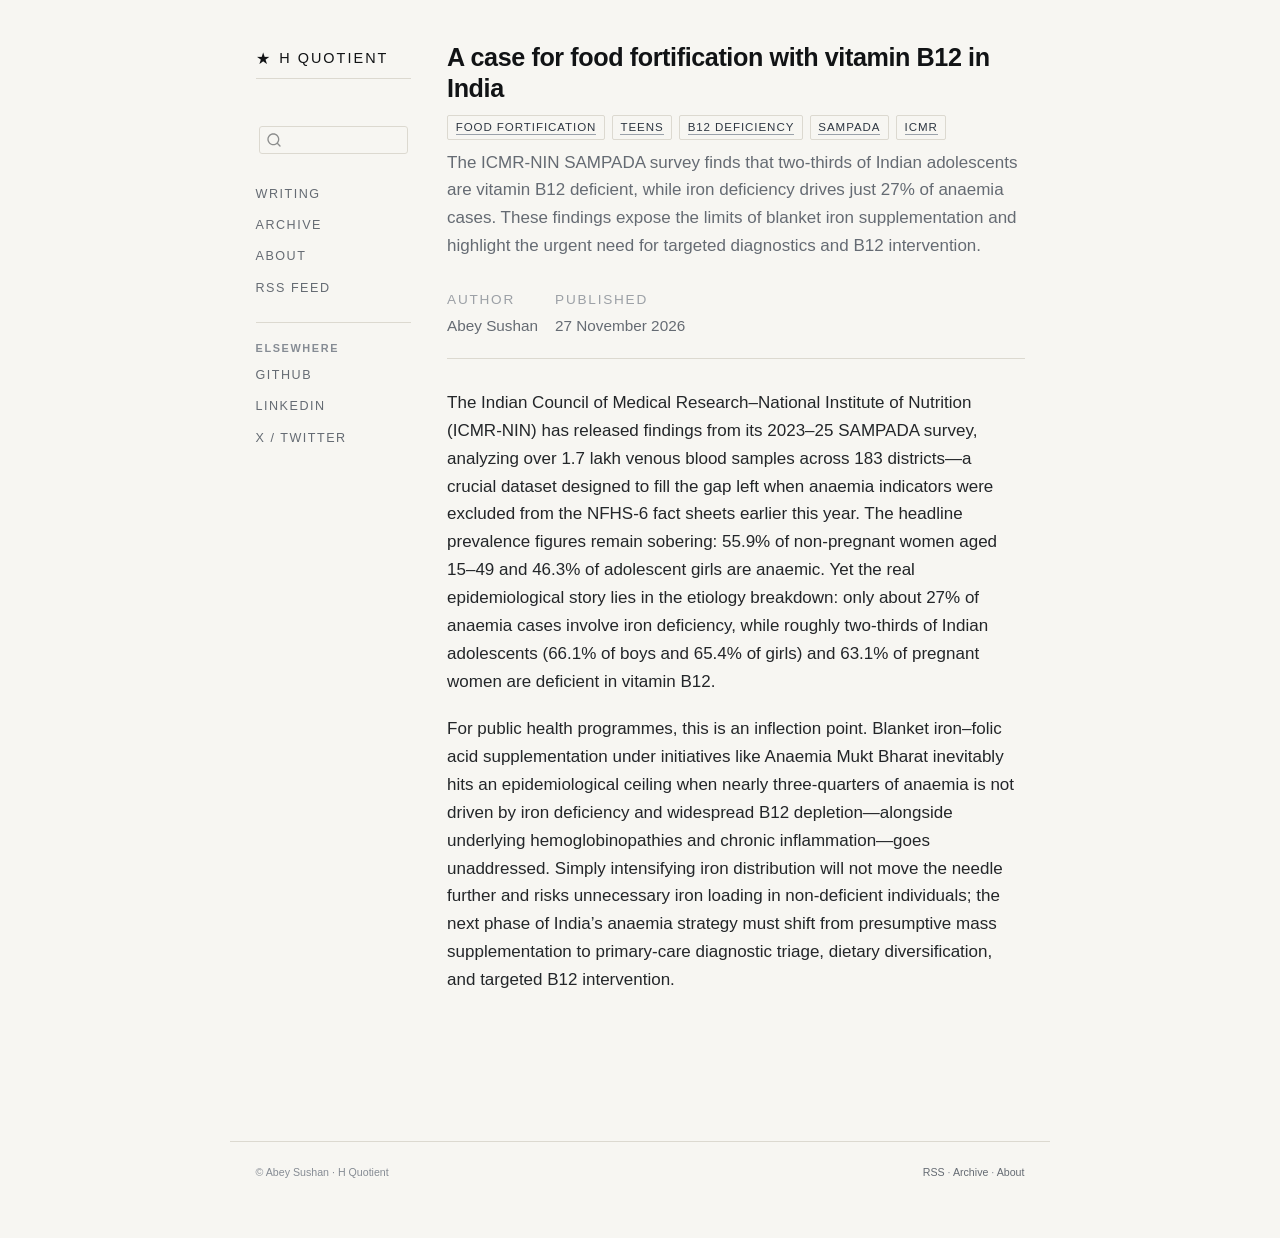
<file: posts/b12-deficient-teens/index.html>
<!DOCTYPE html>
<html xmlns="http://www.w3.org/1999/xhtml" lang="en" xml:lang="en"><head>

<meta charset="utf-8">
<meta name="generator" content="quarto-1.11.9">

<meta name="viewport" content="width=device-width, initial-scale=1.0, user-scalable=yes">

<meta name="author" content="Abey Sushan">
<meta name="dcterms.date" content="2026-11-27">
<meta name="description" content="The ICMR-NIN SAMPADA survey finds that two-thirds of Indian adolescents are vitamin B12 deficient, while iron deficiency drives just 27% of anaemia cases. These findings expose the limits of blanket iron supplementation and highlight the urgent need for targeted diagnostics and B12 intervention.">

<title>A case for food fortification with vitamin B12 in India – H Quotient</title>
<style>
/* Default styles provided by pandoc.
** See https://pandoc.org/MANUAL.html#variables-for-html for config info.
*/
span.smallcaps{font-variant: small-caps;}
div.columns{display: flex; gap: 1.5em;}
div.column{flex: auto;}
@media screen {
div.columns{gap: min(4vw, 1.5em);}
div.column{overflow-x: auto;}
}
div.hanging-indent{margin-left: 1.5em; text-indent: -1.5em;}
ul.task-list{list-style: none;}
ul.task-list li input[type="checkbox"] {
  width: 0.8em;
  margin: 0 0.8em 0.2em -1em; /* quarto-specific, see https://github.com/quarto-dev/quarto-cli/issues/4556 */ 
  vertical-align: middle;
}
</style>


<script src="../../site_libs/quarto-nav/quarto-nav.js"></script>
<script src="../../site_libs/quarto-nav/headroom.min.js"></script>
<script src="../../site_libs/clipboard/clipboard.min.js"></script>
<script src="../../site_libs/quarto-search/autocomplete.umd.js"></script>
<script src="../../site_libs/quarto-search/fuse.min.js"></script>
<script src="../../site_libs/quarto-search/quarto-search.js"></script>
<meta name="quarto:offset" content="../../">
<link href="../../favicon.svg" rel="icon" type="image/svg+xml">
<script src="../../site_libs/quarto-html/quarto.js" type="module"></script>
<script src="../../site_libs/quarto-html/tabsets/tabsets.js" type="module"></script>
<script src="../../site_libs/quarto-html/scrollable-regions/scrollable-regions.js" type="module"></script>
<script src="../../site_libs/quarto-html/popper.min.js"></script>
<script src="../../site_libs/quarto-html/tippy.umd.min.js"></script>
<script src="../../site_libs/quarto-html/anchor.min.js"></script>
<link href="../../site_libs/quarto-html/tippy.css" rel="stylesheet">
<link href="../../site_libs/quarto-html/quarto-syntax-highlighting-3f94d160ddf89929fc8d81b133676771.css" rel="stylesheet" id="quarto-text-highlighting-styles">
<script src="../../site_libs/bootstrap/bootstrap.min.js"></script>
<link href="../../site_libs/bootstrap/bootstrap-icons.css" rel="stylesheet">
<link href="../../site_libs/bootstrap/bootstrap-003af1443bd40450d7aa6ce783c4cb9c.min.css" rel="stylesheet" append-hash="true" id="quarto-bootstrap" data-mode="light">
<script id="quarto-search-options" type="application/json">{
  "location": "sidebar",
  "copy-button": false,
  "collapse-after": 3,
  "panel-placement": "start",
  "type": "textbox",
  "limit": 50,
  "keyboard-shortcut": [
    "f",
    "/",
    "s"
  ],
  "show-item-context": false,
  "language": {
    "search-no-results-text": "No results",
    "search-matching-documents-text": "matching documents",
    "search-copy-link-title": "Copy link to search",
    "search-hide-matches-text": "Hide additional matches",
    "search-more-match-text": "more match in this document",
    "search-more-matches-text": "more matches in this document",
    "search-clear-button-title": "Clear",
    "search-text-placeholder": "",
    "search-detached-cancel-button-title": "Cancel",
    "search-submit-button-title": "Submit",
    "search-label": "Search"
  }
}</script>


<meta property="og:title" content="A case for food fortification with vitamin B12 in India – H Quotient">
<meta property="og:description" content="The ICMR-NIN SAMPADA survey finds that two-thirds of Indian adolescents are vitamin B12 deficient, while iron deficiency drives just 27% of anaemia cases. These findings expose the limits of blanket iron supplementation and highlight the urgent need for targeted diagnostics and B12 intervention.">
<meta property="og:site_name" content="H Quotient">
<meta name="twitter:title" content="A case for food fortification with vitamin B12 in India – H Quotient">
<meta name="twitter:description" content="The ICMR-NIN SAMPADA survey finds that two-thirds of Indian adolescents are vitamin B12 deficient, while iron deficiency drives just 27% of anaemia cases. These findings expose the limits of blanket iron supplementation and highlight the urgent need for targeted diagnostics and B12 intervention.">
<meta name="twitter:card" content="summary">
</head>

<body class="nav-sidebar floating fullcontent quarto-light"><a id="quarto-skip-link" class="visually-hidden-focusable" href="#quarto-document-content">Skip to main content</a>

<div id="quarto-search-results"></div>
  <header id="quarto-header" class="headroom fixed-top">
  <nav class="quarto-secondary-nav" aria-label="Toolbar">
    <div class="container-fluid d-flex">
      <button type="button" class="quarto-btn-toggle btn" data-bs-toggle="collapse" role="button" data-bs-target=".quarto-sidebar-collapse-item" aria-controls="quarto-sidebar" aria-expanded="false" aria-label="Toggle sidebar navigation" onclick="if (window.quartoToggleHeadroom) { window.quartoToggleHeadroom(); }">
        <i class="bi bi-layout-text-sidebar-reverse"></i>
      </button>
        <a class="flex-grow-1 no-decor" data-bs-toggle="collapse" data-bs-target=".quarto-sidebar-collapse-item" onclick="if (window.quartoToggleHeadroom) { window.quartoToggleHeadroom(); }">      
          <h1 class="quarto-secondary-nav-title">A case for food fortification with vitamin B12 in India</h1>
        </a>     
      <button type="button" class="btn quarto-search-button" aria-label="Search" onclick="window.quartoOpenSearch();">
        <i class="bi bi-search"></i>
      </button>
    </div>
  </nav>
</header>
<!-- content -->
<div id="quarto-content" class="quarto-container page-columns page-rows-contents page-layout-article">
<!-- sidebar -->
  <nav id="quarto-sidebar" class="sidebar collapse collapse-horizontal quarto-sidebar-collapse-item sidebar-navigation floating overflow-auto" aria-label="Site">
    <div class="pt-lg-2 mt-2 text-left sidebar-header">
    <div class="sidebar-title mb-0 py-0">
      <a href="../../">H Quotient</a> 
    </div>
      </div>
        <div class="mt-2 flex-shrink-0 align-items-center">
        <div class="sidebar-search">
        <div id="quarto-search" class="" title="Search"></div>
        </div>
        </div>
    <div class="sidebar-menu-container"> 
    <ul class="list-unstyled mt-1">
        <li class="sidebar-item">
  <div class="sidebar-item-container"> 
  <a href="../../index.html" class="sidebar-item-text sidebar-link">
 <span class="menu-text">Writing</span></a>
  </div>
</li>
        <li class="sidebar-item">
  <div class="sidebar-item-container"> 
  <a href="../../archive.html" class="sidebar-item-text sidebar-link">
 <span class="menu-text">Archive</span></a>
  </div>
</li>
        <li class="sidebar-item">
  <div class="sidebar-item-container"> 
  <a href="../../about.html" class="sidebar-item-text sidebar-link">
 <span class="menu-text">About</span></a>
  </div>
</li>
        <li class="sidebar-item">
  <div class="sidebar-item-container"> 
  <a href="../../index.xml" class="sidebar-item-text sidebar-link">
 <span class="menu-text">RSS Feed</span></a>
  </div>
</li>
        <li class="sidebar-item sidebar-item-section">
      <div class="sidebar-item-container"> 
            <button type="button" class="sidebar-item-text sidebar-item-toggle sidebar-link text-start" data-bs-toggle="collapse" data-bs-target="#quarto-sidebar-section-1" aria-controls="quarto-sidebar-section-1" aria-expanded="true">
 <span class="menu-text" id="quarto-sidebar-section-1-label">Elsewhere</span><i class="bi bi-chevron-right" aria-hidden="true"></i></button>
      </div>
      <ul id="quarto-sidebar-section-1" aria-labelledby="quarto-sidebar-section-1-label" class="collapse list-unstyled sidebar-section depth1 show">  
          <li class="sidebar-item">
  <div class="sidebar-item-container"> 
  <a href="https://github.com/abeysushan" class="sidebar-item-text sidebar-link" target="_blank">
 <span class="menu-text">GitHub</span></a>
  </div>
</li>
          <li class="sidebar-item">
  <div class="sidebar-item-container"> 
  <a href="https://linkedin.com/in/abeysushan" class="sidebar-item-text sidebar-link" target="_blank">
 <span class="menu-text">LinkedIn</span></a>
  </div>
</li>
          <li class="sidebar-item">
  <div class="sidebar-item-container"> 
  <a href="https://twitter.com/AbeySushan" class="sidebar-item-text sidebar-link" target="_blank">
 <span class="menu-text">X / Twitter</span></a>
  </div>
</li>
      </ul>
  </li>
    </ul>
    </div>
</nav>
<div id="quarto-sidebar-glass" class="quarto-sidebar-collapse-item" data-bs-toggle="collapse" data-bs-target=".quarto-sidebar-collapse-item"></div>
<!-- margin-sidebar -->
    
<!-- main -->
<main class="content" id="quarto-document-content" tabindex="-1">

<header id="title-block-header" class="quarto-title-block default">
<div class="quarto-title">
<h1 class="title d-none d-lg-block">A case for food fortification with vitamin B12 in India</h1>
  <div class="quarto-categories">
    <div class="quarto-category">food fortification</div>
    <div class="quarto-category">teens</div>
    <div class="quarto-category">B12 deficiency</div>
    <div class="quarto-category">SAMPADA</div>
    <div class="quarto-category">ICMR</div>
  </div>
  </div>

<div>
  <div class="description">
    The ICMR-NIN SAMPADA survey finds that two-thirds of Indian adolescents are vitamin B12 deficient, while iron deficiency drives just 27% of anaemia cases. These findings expose the limits of blanket iron supplementation and highlight the urgent need for targeted diagnostics and B12 intervention.
  </div>
</div>


<div class="quarto-title-meta">

    <div>
    <div class="quarto-title-meta-heading">Author</div>
    <div class="quarto-title-meta-contents">
             <p>Abey Sushan </p>
          </div>
  </div>
    
    <div>
    <div class="quarto-title-meta-heading">Published</div>
    <div class="quarto-title-meta-contents">
      <p class="date">27 November 2026</p>
    </div>
  </div>
  
    
  </div>
  


</header>


<p>The Indian Council of Medical Research–National Institute of Nutrition (ICMR-NIN) has released findings from its 2023–25 SAMPADA survey, analyzing over 1.7 lakh venous blood samples across 183 districts—a crucial dataset designed to fill the gap left when anaemia indicators were excluded from the NFHS-6 fact sheets earlier this year. The headline prevalence figures remain sobering: 55.9% of non-pregnant women aged 15–49 and 46.3% of adolescent girls are anaemic. Yet the real epidemiological story lies in the etiology breakdown: only about 27% of anaemia cases involve iron deficiency, while roughly two-thirds of Indian adolescents (66.1% of boys and 65.4% of girls) and 63.1% of pregnant women are deficient in vitamin B12.</p>
<p>For public health programmes, this is an inflection point. Blanket iron–folic acid supplementation under initiatives like Anaemia Mukt Bharat inevitably hits an epidemiological ceiling when nearly three-quarters of anaemia is not driven by iron deficiency and widespread B12 depletion—alongside underlying hemoglobinopathies and chronic inflammation—goes unaddressed. Simply intensifying iron distribution will not move the needle further and risks unnecessary iron loading in non-deficient individuals; the next phase of India’s anaemia strategy must shift from presumptive mass supplementation to primary-care diagnostic triage, dietary diversification, and targeted B12 intervention.</p>



</main> <!-- /main -->
<script id="quarto-html-after-body" type="application/javascript">
  window.document.addEventListener("DOMContentLoaded", function (event) {
    const icon = "";
    const anchorJS = new window.AnchorJS();
    anchorJS.options = {
      placement: 'right',
      icon: icon
    };
    anchorJS.add('.anchored');
    const isCodeAnnotation = (el) => {
      for (const clz of el.classList) {
        if (clz.startsWith('code-annotation-')) {                     
          return true;
        }
      }
      return false;
    }
    const onCopySuccess = function(e) {
      // button target
      const button = e.trigger;
      // don't keep focus
      button.blur();
      // flash "checked"
      button.classList.add('code-copy-button-checked');
      var currentTitle = button.getAttribute("title");
      button.setAttribute("title", "Copied!");
      let tooltip;
      if (window.bootstrap) {
        button.setAttribute("data-bs-toggle", "tooltip");
        button.setAttribute("data-bs-placement", "left");
        button.setAttribute("data-bs-title", "Copied!");
        tooltip = new bootstrap.Tooltip(button, 
          { trigger: "manual", 
            customClass: "code-copy-button-tooltip",
            offset: [0, -8]});
        tooltip.show();    
      }
      setTimeout(function() {
        if (tooltip) {
          tooltip.hide();
          button.removeAttribute("data-bs-title");
          button.removeAttribute("data-bs-toggle");
          button.removeAttribute("data-bs-placement");
        }
        button.setAttribute("title", currentTitle);
        button.classList.remove('code-copy-button-checked');
      }, 1000);
      // clear code selection
      e.clearSelection();
    }
    const getTextToCopy = function(trigger) {
      const outerScaffold = trigger.parentElement.cloneNode(true);
      const codeEl = outerScaffold.querySelector('code');
      for (const childEl of codeEl.children) {
        if (isCodeAnnotation(childEl)) {
          childEl.remove();
        }
      }
      return codeEl.innerText;
    }
    const clipboard = new window.ClipboardJS('.code-copy-button:not([data-in-quarto-modal])', {
      text: getTextToCopy
    });
    clipboard.on('success', onCopySuccess);
    if (window.document.getElementById('quarto-embedded-source-code-modal')) {
      const clipboardModal = new window.ClipboardJS('.code-copy-button[data-in-quarto-modal]', {
        text: getTextToCopy,
        container: window.document.getElementById('quarto-embedded-source-code-modal')
      });
      clipboardModal.on('success', onCopySuccess);
    }
      var localhostRegex = new RegExp(/^(?:http|https):\/\/localhost\:?[0-9]*\//);
      var mailtoRegex = new RegExp(/^mailto:/);
        var filterRegex = new RegExp("https:\/\/blog\.hquotient\.org");
      var isInternal = (href) => {
          return filterRegex.test(href) || localhostRegex.test(href) || mailtoRegex.test(href);
      }
      // Inspect non-navigation links and adorn them if external
      window.quartoDecorateExternalLinks = function (root) {
     var links = (root || window.document).querySelectorAll('a[href]:not(.nav-link):not(.navbar-brand):not(.toc-action):not(.sidebar-link):not(.sidebar-item-toggle):not(.pagination-link):not(.no-external):not([aria-hidden]):not(.dropdown-item):not(.quarto-navigation-tool):not(.about-link)');
      for (var i=0; i<links.length; i++) {
        const link = links[i];
        if (!isInternal(link.href)) {
          // undo the damage that might have been done by quarto-nav.js in the case of
          // links that we want to consider external
          if (link.dataset.originalHref !== undefined) {
            link.href = link.dataset.originalHref;
          }
          if (!link.classList.contains('no-external-icon')) {
          }
        }
      }
      };
      window.quartoDecorateExternalLinks(window.document);
    // Esc closes the popup (WCAG 1.4.13) and focus leaving both trigger and
    // popup closes it (WCAG 2.4.11); tippy handles neither for interactive popups.
    const hideOnEscAndFocusOut = {
      name: 'hideOnEscAndFocusOut',
      defaultValue: true,
      fn(instance) {
        const dismiss = () => {
          // A show scheduled by the trigger delay would otherwise reopen it
          instance.clearDelayTimeouts();
          instance.hide();
        };
        const onKeyDown = (event) => {
          if (event.key !== 'Escape') {
            return;
          }
          // Keep Esc from also reaching page handlers (e.g. reveal.js overview),
          // except an open reveal.js slide menu, which Esc should close too.
          // The menu handles keys only when its keyboard option is on.
          const menuHandlesEsc = window.Reveal?.getPlugin?.('menu')?.isOpen() &&
            window.Reveal.getConfig().menu?.keyboard !== false;
          if (!menuHandlesEsc) {
            event.stopPropagation();
          }
          if (instance.popper.contains(window.document.activeElement)) {
            // Disabled while refocusing so the focus trigger does not reopen it
            instance.disable();
            instance.reference.focus();
            instance.enable();
          }
          dismiss();
        };
        const onFocusOut = (event) => {
          const target = event.relatedTarget;
          if (target && !instance.reference.contains(target) &&
              !instance.popper.contains(target)) {
            dismiss();
          }
        };
        // On the trigger too: a click trigger (code-annotations: select) has no
        // blur handling. Attached for the instance's lifetime so leaving the
        // trigger also cancels a show still pending on the trigger delay.
        instance.reference.addEventListener('focusout', onFocusOut);
        return {
          onShow() {
            window.document.addEventListener('keydown', onKeyDown, true);
            instance.popper.addEventListener('focusout', onFocusOut);
          },
          onHide() {
            window.document.removeEventListener('keydown', onKeyDown, true);
            instance.popper.removeEventListener('focusout', onFocusOut);
          },
          onDestroy() {
            instance.reference.removeEventListener('focusout', onFocusOut);
          },
        };
      },
    };
    function tippyHover(el, contentFn, onTriggerFn, onUntriggerFn) {
      const config = {
        allowHTML: true,
        maxWidth: 500,
        delay: 100,
        arrow: false,
        appendTo: function(el) {
            return el.parentElement;
        },
        interactive: true,
        interactiveBorder: 10,
        theme: 'quarto',
        placement: 'bottom-start',
        plugins: [hideOnEscAndFocusOut],
      };
      if (contentFn) {
        config.content = contentFn;
      }
      if (onTriggerFn) {
        config.onTrigger = onTriggerFn;
      }
      if (onUntriggerFn) {
        config.onUntrigger = onUntriggerFn;
      }
      window.tippy(el, config); 
    }
    const noterefs = window.document.querySelectorAll('a[role="doc-noteref"]');
    for (var i=0; i<noterefs.length; i++) {
      const ref = noterefs[i];
      tippyHover(ref, function() {
        // use id or data attribute instead here
        let href = ref.getAttribute('data-footnote-href') || ref.getAttribute('href');
        try { href = new URL(href).hash; } catch {}
        const id = href.replace(/^#\/?/, "");
        const note = window.document.getElementById(id);
        if (note) {
          return note.innerHTML;
        } else {
          return "";
        }
      });
    }
    const xrefs = window.document.querySelectorAll('a.quarto-xref');
    const processXRef = (id, note) => {
      // Strip column container classes
      const stripColumnClz = (el) => {
        el.classList.remove("page-full", "page-columns");
        if (el.children) {
          for (const child of el.children) {
            stripColumnClz(child);
          }
        }
      }
      stripColumnClz(note)
      if (id === null || id.startsWith('sec-')) {
        // Special case sections, only their first couple elements
        const container = document.createElement("div");
        if (note.children && note.children.length > 2) {
          container.appendChild(note.children[0].cloneNode(true));
          for (let i = 1; i < note.children.length; i++) {
            const child = note.children[i];
            if (child.tagName === "P" && child.innerText === "") {
              continue;
            } else {
              container.appendChild(child.cloneNode(true));
              break;
            }
          }
          if (window.Quarto?.typesetMath) {
            window.Quarto.typesetMath(container);
          }
          return container.innerHTML
        } else {
          if (window.Quarto?.typesetMath) {
            window.Quarto.typesetMath(note);
          }
          return note.innerHTML;
        }
      } else {
        // Remove any anchor links if they are present
        const anchorLink = note.querySelector('a.anchorjs-link');
        if (anchorLink) {
          anchorLink.remove();
        }
        if (window.Quarto?.typesetMath) {
          window.Quarto.typesetMath(note);
        }
        if (note.classList.contains("callout")) {
          return note.outerHTML;
        } else {
          return note.innerHTML;
        }
      }
    }
    for (var i=0; i<xrefs.length; i++) {
      const xref = xrefs[i];
      tippyHover(xref, undefined, function(instance) {
        instance.disable();
        let url = xref.getAttribute('href');
        let hash = undefined; 
        if (url.startsWith('#')) {
          hash = url;
        } else {
          try { hash = new URL(url).hash; } catch {}
        }
        if (hash) {
          const id = hash.replace(/^#\/?/, "");
          const note = window.document.getElementById(id);
          if (note !== null) {
            try {
              const html = processXRef(id, note.cloneNode(true));
              instance.setContent(html);
            } finally {
              instance.enable();
              instance.show();
            }
          } else {
            // See if we can fetch this
            fetch(url.split('#')[0])
            .then(res => res.text())
            .then(html => {
              const parser = new DOMParser();
              const htmlDoc = parser.parseFromString(html, "text/html");
              const note = htmlDoc.getElementById(id);
              if (note !== null) {
                const html = processXRef(id, note);
                instance.setContent(html);
              } 
            }).finally(() => {
              instance.enable();
              instance.show();
            });
          }
        } else {
          // See if we can fetch a full url (with no hash to target)
          // This is a special case and we should probably do some content thinning / targeting
          fetch(url)
          .then(res => res.text())
          .then(html => {
            const parser = new DOMParser();
            const htmlDoc = parser.parseFromString(html, "text/html");
            const note = htmlDoc.querySelector('main.content');
            if (note !== null) {
              // This should only happen for chapter cross references
              // (since there is no id in the URL)
              // remove the first header
              if (note.children.length > 0 && note.children[0].tagName === "HEADER") {
                note.children[0].remove();
              }
              const html = processXRef(null, note);
              instance.setContent(html);
            } 
          }).finally(() => {
            instance.enable();
            instance.show();
          });
        }
      }, function(instance) {
      });
    }
        let selectedAnnoteEl;
        const selectorForAnnotation = ( cell, annotation) => {
          let cellAttr = 'data-code-cell="' + cell + '"';
          let lineAttr = 'data-code-annotation="' +  annotation + '"';
          const selector = 'span[' + cellAttr + '][' + lineAttr + ']';
          return selector;
        }
        const selectCodeLines = (annoteEl) => {
          const doc = window.document;
          const targetCell = annoteEl.getAttribute("data-target-cell");
          const targetAnnotation = annoteEl.getAttribute("data-target-annotation");
          const annoteSpan = window.document.querySelector(selectorForAnnotation(targetCell, targetAnnotation));
          const lines = annoteSpan.getAttribute("data-code-lines").split(",");
          const lineIds = lines.map((line) => {
            return targetCell + "-" + line;
          })
          // Each band is positioned against its own containing block, which is
          // not the offsetParent of the lines, so place it from client rects.
          const placeBand = (band, firstEl, lastEl, codeBlock) => {
            const container = band.offsetParent;
            if (container === null) {
              return;
            }
            const containerRect = container.getBoundingClientRect();
            // Reveal.js scales slides with a transform, so convert client
            // pixels back to the CSS pixels of the container.
            const scale = containerRect.height / container.offsetHeight || 1;
            const firstRect = firstEl.getBoundingClientRect();
            const lastRect = lastEl.getBoundingClientRect();
            const top = (firstRect.top - containerRect.top) / scale - container.clientTop + container.scrollTop;
            const height = (lastRect.bottom - firstRect.top) / scale;
            band.style.top = top - 2 + "px";
            band.style.height = height + 4 + "px";
            if (codeBlock) {
              // Without the copy button wrapper, the containing block is wider
              // than the code block, so span the code block explicitly.
              const blockRect = codeBlock.getBoundingClientRect();
              band.style.left = (blockRect.left - containerRect.left) / scale - container.clientLeft + container.scrollLeft + "px";
              band.style.width = blockRect.width / scale + "px";
            }
          };
          if (lineIds.length > 0) {
            const el = window.document.getElementById(lineIds[0]);
            const lastEl = window.document.getElementById(lineIds[lineIds.length - 1]);
            const parent = el.parentElement.parentElement;
            // cook up a div (if necessary) and position it
            let div = window.document.getElementById("code-annotation-line-highlight");
            if (div === null) {
              div = window.document.createElement("div");
              div.setAttribute("id", "code-annotation-line-highlight");
              div.style.position = 'absolute';
              parent.appendChild(div);
            }
            placeBand(div, el, lastEl, parent.closest("div.sourceCode") || parent);
            let gutterDiv = window.document.getElementById("code-annotation-line-highlight-gutter");
            if (gutterDiv === null) {
              gutterDiv = window.document.createElement("div");
              gutterDiv.setAttribute("id", "code-annotation-line-highlight-gutter");
              gutterDiv.style.position = 'absolute';
              const codeCell = window.document.getElementById(targetCell);
              const gutter = codeCell.querySelector('.code-annotation-gutter');
              gutter.appendChild(gutterDiv);
            }
            placeBand(gutterDiv, el, lastEl);
            selectedAnnoteEl = annoteEl;
          }
        };
        const unselectCodeLines = () => {
          const elementsIds = ["code-annotation-line-highlight", "code-annotation-line-highlight-gutter"];
          elementsIds.forEach((elId) => {
            const div = window.document.getElementById(elId);
            if (div) {
              div.remove();
            }
          });
          selectedAnnoteEl = undefined;
        };
          // Handle positioning of the toggle
      window.addEventListener(
        "resize",
        throttle(() => {
          elRect = undefined;
          if (selectedAnnoteEl) {
            selectCodeLines(selectedAnnoteEl);
          }
        }, 10)
      );
      function throttle(fn, ms) {
      let throttle = false;
      let timer;
        return (...args) => {
          if(!throttle) { // first call gets through
              fn.apply(this, args);
              throttle = true;
          } else { // all the others get throttled
              if(timer) clearTimeout(timer); // cancel #2
              timer = setTimeout(() => {
                fn.apply(this, args);
                timer = throttle = false;
              }, ms);
          }
        };
      }
        // Attach click handler to the DT
        const annoteDls = window.document.querySelectorAll('dt[data-target-cell]');
        for (const annoteDlNode of annoteDls) {
          annoteDlNode.addEventListener('click', (event) => {
            const clickedEl = event.target;
            if (clickedEl !== selectedAnnoteEl) {
              unselectCodeLines();
              const activeEl = window.document.querySelector('dt[data-target-cell].code-annotation-active');
              if (activeEl) {
                activeEl.classList.remove('code-annotation-active');
              }
              selectCodeLines(clickedEl);
              clickedEl.classList.add('code-annotation-active');
            } else {
              // Unselect the line
              unselectCodeLines();
              clickedEl.classList.remove('code-annotation-active');
            }
          });
        }
    const findCites = (el) => {
      const parentEl = el.parentElement;
      if (parentEl) {
        const cites = parentEl.dataset.cites;
        if (cites) {
          return {
            el,
            cites: cites.split(' ')
          };
        } else {
          return findCites(el.parentElement)
        }
      } else {
        return undefined;
      }
    };
    var bibliorefs = window.document.querySelectorAll('a[role="doc-biblioref"]');
    for (var i=0; i<bibliorefs.length; i++) {
      const ref = bibliorefs[i];
      const citeInfo = findCites(ref);
      if (citeInfo) {
        tippyHover(citeInfo.el, function() {
          var popup = window.document.createElement('div');
          citeInfo.cites.forEach(function(cite) {
            var citeDiv = window.document.createElement('div');
            citeDiv.classList.add('hanging-indent');
            citeDiv.classList.add('csl-entry');
            var biblioDiv = window.document.getElementById('ref-' + cite);
            if (biblioDiv) {
              citeDiv.innerHTML = biblioDiv.innerHTML;
            }
            popup.appendChild(citeDiv);
          });
          return popup.innerHTML;
        });
      }
    }
  });
  </script>
  <script type="application/javascript">
  window.quartoScrollableRegionsLabels = {"code":"Scrollable code","output":"Scrollable output"};
  </script>
</div> <!-- /content -->
<footer class="footer">
  <div class="nav-footer">
    <div class="nav-footer-left">
<p>© Abey Sushan · H Quotient</p>
</div>   
    <div class="nav-footer-center">
      &nbsp;
    </div>
    <div class="nav-footer-right">
<p><a href="../../index.xml">RSS</a> · <a href="../../archive.html">Archive</a> · <a href="../../about.html">About</a></p>
</div>
  </div>
</footer>




</body></html>
</file>
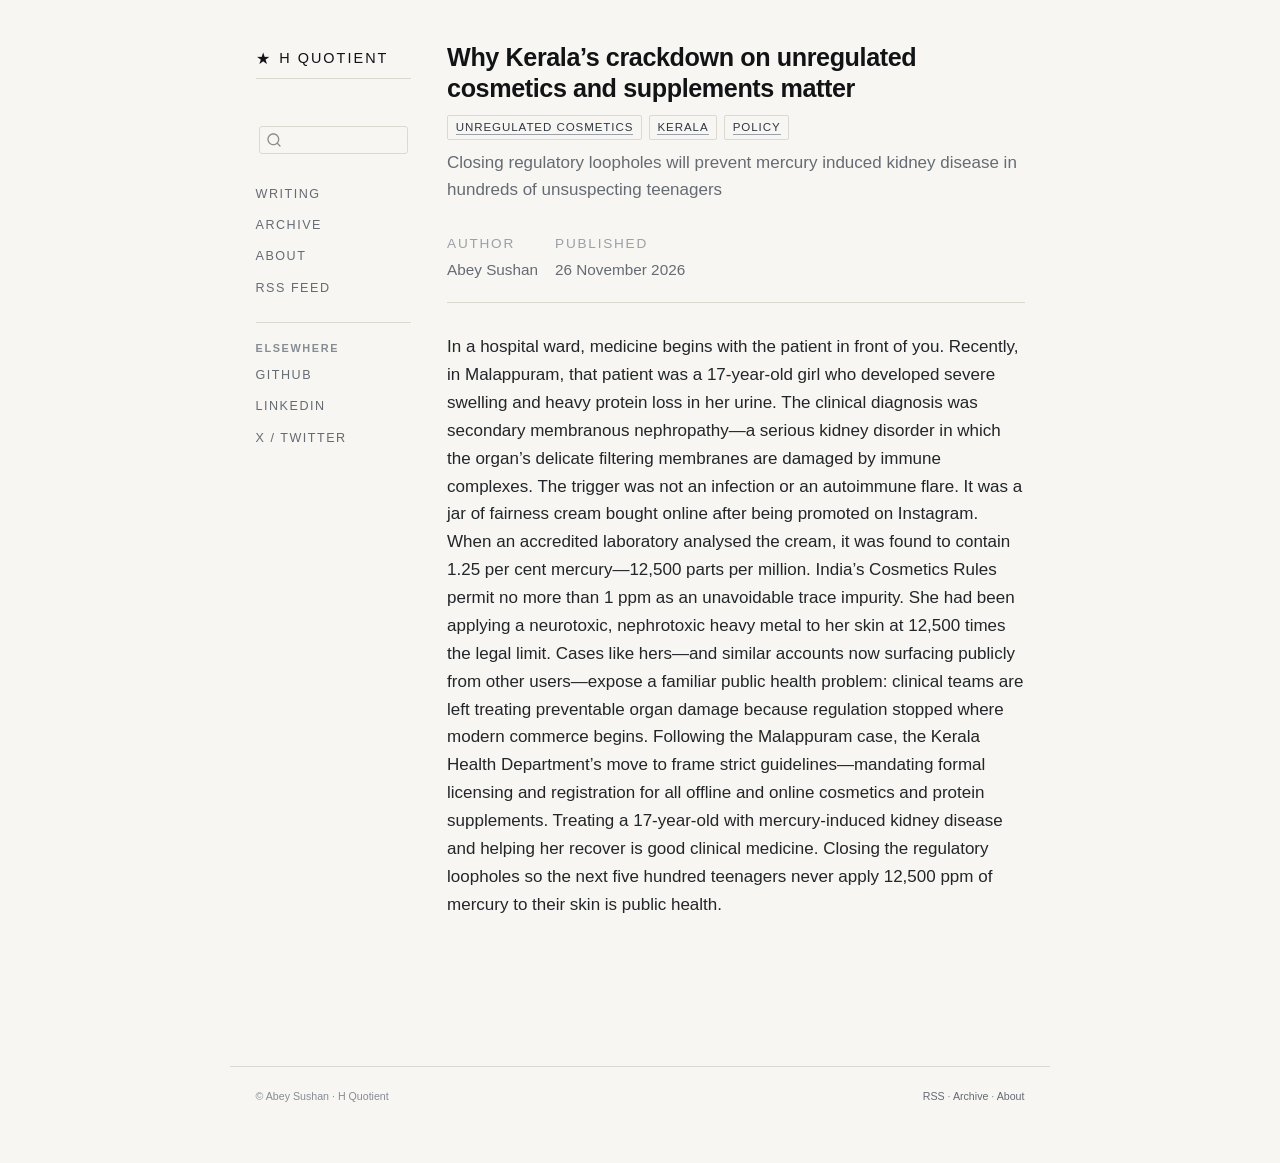
<file: posts/unregulated-cosmetics-kl/index.html>
<!DOCTYPE html>
<html xmlns="http://www.w3.org/1999/xhtml" lang="en" xml:lang="en"><head>

<meta charset="utf-8">
<meta name="generator" content="quarto-1.11.9">

<meta name="viewport" content="width=device-width, initial-scale=1.0, user-scalable=yes">

<meta name="author" content="Abey Sushan">
<meta name="dcterms.date" content="2026-11-26">
<meta name="description" content="Closing regulatory loopholes will prevent mercury induced kidney disease in hundreds of unsuspecting teenagers">

<title>Why Kerala’s crackdown on unregulated cosmetics and supplements matter – H Quotient</title>
<style>
/* Default styles provided by pandoc.
** See https://pandoc.org/MANUAL.html#variables-for-html for config info.
*/
span.smallcaps{font-variant: small-caps;}
div.columns{display: flex; gap: 1.5em;}
div.column{flex: auto;}
@media screen {
div.columns{gap: min(4vw, 1.5em);}
div.column{overflow-x: auto;}
}
div.hanging-indent{margin-left: 1.5em; text-indent: -1.5em;}
ul.task-list{list-style: none;}
ul.task-list li input[type="checkbox"] {
  width: 0.8em;
  margin: 0 0.8em 0.2em -1em; /* quarto-specific, see https://github.com/quarto-dev/quarto-cli/issues/4556 */ 
  vertical-align: middle;
}
</style>


<script src="../../site_libs/quarto-nav/quarto-nav.js"></script>
<script src="../../site_libs/quarto-nav/headroom.min.js"></script>
<script src="../../site_libs/clipboard/clipboard.min.js"></script>
<script src="../../site_libs/quarto-search/autocomplete.umd.js"></script>
<script src="../../site_libs/quarto-search/fuse.min.js"></script>
<script src="../../site_libs/quarto-search/quarto-search.js"></script>
<meta name="quarto:offset" content="../../">
<link href="../../favicon.svg" rel="icon" type="image/svg+xml">
<script src="../../site_libs/quarto-html/quarto.js" type="module"></script>
<script src="../../site_libs/quarto-html/tabsets/tabsets.js" type="module"></script>
<script src="../../site_libs/quarto-html/scrollable-regions/scrollable-regions.js" type="module"></script>
<script src="../../site_libs/quarto-html/popper.min.js"></script>
<script src="../../site_libs/quarto-html/tippy.umd.min.js"></script>
<script src="../../site_libs/quarto-html/anchor.min.js"></script>
<link href="../../site_libs/quarto-html/tippy.css" rel="stylesheet">
<link href="../../site_libs/quarto-html/quarto-syntax-highlighting-3f94d160ddf89929fc8d81b133676771.css" rel="stylesheet" id="quarto-text-highlighting-styles">
<script src="../../site_libs/bootstrap/bootstrap.min.js"></script>
<link href="../../site_libs/bootstrap/bootstrap-icons.css" rel="stylesheet">
<link href="../../site_libs/bootstrap/bootstrap-003af1443bd40450d7aa6ce783c4cb9c.min.css" rel="stylesheet" append-hash="true" id="quarto-bootstrap" data-mode="light">
<script id="quarto-search-options" type="application/json">{
  "location": "sidebar",
  "copy-button": false,
  "collapse-after": 3,
  "panel-placement": "start",
  "type": "textbox",
  "limit": 50,
  "keyboard-shortcut": [
    "f",
    "/",
    "s"
  ],
  "show-item-context": false,
  "language": {
    "search-no-results-text": "No results",
    "search-matching-documents-text": "matching documents",
    "search-copy-link-title": "Copy link to search",
    "search-hide-matches-text": "Hide additional matches",
    "search-more-match-text": "more match in this document",
    "search-more-matches-text": "more matches in this document",
    "search-clear-button-title": "Clear",
    "search-text-placeholder": "",
    "search-detached-cancel-button-title": "Cancel",
    "search-submit-button-title": "Submit",
    "search-label": "Search"
  }
}</script>


<meta property="og:title" content="Why Kerala’s crackdown on unregulated cosmetics and supplements matter – H Quotient">
<meta property="og:description" content="Closing regulatory loopholes will prevent mercury induced kidney disease in hundreds of unsuspecting teenagers">
<meta property="og:site_name" content="H Quotient">
<meta name="twitter:title" content="Why Kerala’s crackdown on unregulated cosmetics and supplements matter – H Quotient">
<meta name="twitter:description" content="Closing regulatory loopholes will prevent mercury induced kidney disease in hundreds of unsuspecting teenagers">
<meta name="twitter:card" content="summary">
</head>

<body class="nav-sidebar floating fullcontent quarto-light"><a id="quarto-skip-link" class="visually-hidden-focusable" href="#quarto-document-content">Skip to main content</a>

<div id="quarto-search-results"></div>
  <header id="quarto-header" class="headroom fixed-top">
  <nav class="quarto-secondary-nav" aria-label="Toolbar">
    <div class="container-fluid d-flex">
      <button type="button" class="quarto-btn-toggle btn" data-bs-toggle="collapse" role="button" data-bs-target=".quarto-sidebar-collapse-item" aria-controls="quarto-sidebar" aria-expanded="false" aria-label="Toggle sidebar navigation" onclick="if (window.quartoToggleHeadroom) { window.quartoToggleHeadroom(); }">
        <i class="bi bi-layout-text-sidebar-reverse"></i>
      </button>
        <a class="flex-grow-1 no-decor" data-bs-toggle="collapse" data-bs-target=".quarto-sidebar-collapse-item" onclick="if (window.quartoToggleHeadroom) { window.quartoToggleHeadroom(); }">      
          <h1 class="quarto-secondary-nav-title">Why Kerala’s crackdown on unregulated cosmetics and supplements matter</h1>
        </a>     
      <button type="button" class="btn quarto-search-button" aria-label="Search" onclick="window.quartoOpenSearch();">
        <i class="bi bi-search"></i>
      </button>
    </div>
  </nav>
</header>
<!-- content -->
<div id="quarto-content" class="quarto-container page-columns page-rows-contents page-layout-article">
<!-- sidebar -->
  <nav id="quarto-sidebar" class="sidebar collapse collapse-horizontal quarto-sidebar-collapse-item sidebar-navigation floating overflow-auto" aria-label="Site">
    <div class="pt-lg-2 mt-2 text-left sidebar-header">
    <div class="sidebar-title mb-0 py-0">
      <a href="../../">H Quotient</a> 
    </div>
      </div>
        <div class="mt-2 flex-shrink-0 align-items-center">
        <div class="sidebar-search">
        <div id="quarto-search" class="" title="Search"></div>
        </div>
        </div>
    <div class="sidebar-menu-container"> 
    <ul class="list-unstyled mt-1">
        <li class="sidebar-item">
  <div class="sidebar-item-container"> 
  <a href="../../index.html" class="sidebar-item-text sidebar-link">
 <span class="menu-text">Writing</span></a>
  </div>
</li>
        <li class="sidebar-item">
  <div class="sidebar-item-container"> 
  <a href="../../archive.html" class="sidebar-item-text sidebar-link">
 <span class="menu-text">Archive</span></a>
  </div>
</li>
        <li class="sidebar-item">
  <div class="sidebar-item-container"> 
  <a href="../../about.html" class="sidebar-item-text sidebar-link">
 <span class="menu-text">About</span></a>
  </div>
</li>
        <li class="sidebar-item">
  <div class="sidebar-item-container"> 
  <a href="../../index.xml" class="sidebar-item-text sidebar-link">
 <span class="menu-text">RSS Feed</span></a>
  </div>
</li>
        <li class="sidebar-item sidebar-item-section">
      <div class="sidebar-item-container"> 
            <button type="button" class="sidebar-item-text sidebar-item-toggle sidebar-link text-start" data-bs-toggle="collapse" data-bs-target="#quarto-sidebar-section-1" aria-controls="quarto-sidebar-section-1" aria-expanded="true">
 <span class="menu-text" id="quarto-sidebar-section-1-label">Elsewhere</span><i class="bi bi-chevron-right" aria-hidden="true"></i></button>
      </div>
      <ul id="quarto-sidebar-section-1" aria-labelledby="quarto-sidebar-section-1-label" class="collapse list-unstyled sidebar-section depth1 show">  
          <li class="sidebar-item">
  <div class="sidebar-item-container"> 
  <a href="https://github.com/abeysushan" class="sidebar-item-text sidebar-link" target="_blank">
 <span class="menu-text">GitHub</span></a>
  </div>
</li>
          <li class="sidebar-item">
  <div class="sidebar-item-container"> 
  <a href="https://linkedin.com/in/abeysushan" class="sidebar-item-text sidebar-link" target="_blank">
 <span class="menu-text">LinkedIn</span></a>
  </div>
</li>
          <li class="sidebar-item">
  <div class="sidebar-item-container"> 
  <a href="https://twitter.com/AbeySushan" class="sidebar-item-text sidebar-link" target="_blank">
 <span class="menu-text">X / Twitter</span></a>
  </div>
</li>
      </ul>
  </li>
    </ul>
    </div>
</nav>
<div id="quarto-sidebar-glass" class="quarto-sidebar-collapse-item" data-bs-toggle="collapse" data-bs-target=".quarto-sidebar-collapse-item"></div>
<!-- margin-sidebar -->
    
<!-- main -->
<main class="content" id="quarto-document-content" tabindex="-1">

<header id="title-block-header" class="quarto-title-block default">
<div class="quarto-title">
<h1 class="title d-none d-lg-block">Why Kerala’s crackdown on unregulated cosmetics and supplements matter</h1>
  <div class="quarto-categories">
    <div class="quarto-category">unregulated cosmetics</div>
    <div class="quarto-category">Kerala</div>
    <div class="quarto-category">policy</div>
  </div>
  </div>

<div>
  <div class="description">
    Closing regulatory loopholes will prevent mercury induced kidney disease in hundreds of unsuspecting teenagers
  </div>
</div>


<div class="quarto-title-meta">

    <div>
    <div class="quarto-title-meta-heading">Author</div>
    <div class="quarto-title-meta-contents">
             <p>Abey Sushan </p>
          </div>
  </div>
    
    <div>
    <div class="quarto-title-meta-heading">Published</div>
    <div class="quarto-title-meta-contents">
      <p class="date">26 November 2026</p>
    </div>
  </div>
  
    
  </div>
  


</header>


<p>In a hospital ward, medicine begins with the patient in front of you. Recently, in Malappuram, that patient was a 17-year-old girl who developed severe swelling and heavy protein loss in her urine. The clinical diagnosis was secondary membranous nephropathy—a serious kidney disorder in which the organ’s delicate filtering membranes are damaged by immune complexes. The trigger was not an infection or an autoimmune flare. It was a jar of fairness cream bought online after being promoted on Instagram. When an accredited laboratory analysed the cream, it was found to contain 1.25 per cent mercury—12,500 parts per million. India’s Cosmetics Rules permit no more than 1 ppm as an unavoidable trace impurity. She had been applying a neurotoxic, nephrotoxic heavy metal to her skin at 12,500 times the legal limit. Cases like hers—and similar accounts now surfacing publicly from other users—expose a familiar public health problem: clinical teams are left treating preventable organ damage because regulation stopped where modern commerce begins. Following the Malappuram case, the Kerala Health Department’s move to frame strict guidelines—mandating formal licensing and registration for all offline and online cosmetics and protein supplements. Treating a 17-year-old with mercury-induced kidney disease and helping her recover is good clinical medicine. Closing the regulatory loopholes so the next five hundred teenagers never apply 12,500 ppm of mercury to their skin is public health.</p>



</main> <!-- /main -->
<script id="quarto-html-after-body" type="application/javascript">
  window.document.addEventListener("DOMContentLoaded", function (event) {
    const icon = "";
    const anchorJS = new window.AnchorJS();
    anchorJS.options = {
      placement: 'right',
      icon: icon
    };
    anchorJS.add('.anchored');
    const isCodeAnnotation = (el) => {
      for (const clz of el.classList) {
        if (clz.startsWith('code-annotation-')) {                     
          return true;
        }
      }
      return false;
    }
    const onCopySuccess = function(e) {
      // button target
      const button = e.trigger;
      // don't keep focus
      button.blur();
      // flash "checked"
      button.classList.add('code-copy-button-checked');
      var currentTitle = button.getAttribute("title");
      button.setAttribute("title", "Copied!");
      let tooltip;
      if (window.bootstrap) {
        button.setAttribute("data-bs-toggle", "tooltip");
        button.setAttribute("data-bs-placement", "left");
        button.setAttribute("data-bs-title", "Copied!");
        tooltip = new bootstrap.Tooltip(button, 
          { trigger: "manual", 
            customClass: "code-copy-button-tooltip",
            offset: [0, -8]});
        tooltip.show();    
      }
      setTimeout(function() {
        if (tooltip) {
          tooltip.hide();
          button.removeAttribute("data-bs-title");
          button.removeAttribute("data-bs-toggle");
          button.removeAttribute("data-bs-placement");
        }
        button.setAttribute("title", currentTitle);
        button.classList.remove('code-copy-button-checked');
      }, 1000);
      // clear code selection
      e.clearSelection();
    }
    const getTextToCopy = function(trigger) {
      const outerScaffold = trigger.parentElement.cloneNode(true);
      const codeEl = outerScaffold.querySelector('code');
      for (const childEl of codeEl.children) {
        if (isCodeAnnotation(childEl)) {
          childEl.remove();
        }
      }
      return codeEl.innerText;
    }
    const clipboard = new window.ClipboardJS('.code-copy-button:not([data-in-quarto-modal])', {
      text: getTextToCopy
    });
    clipboard.on('success', onCopySuccess);
    if (window.document.getElementById('quarto-embedded-source-code-modal')) {
      const clipboardModal = new window.ClipboardJS('.code-copy-button[data-in-quarto-modal]', {
        text: getTextToCopy,
        container: window.document.getElementById('quarto-embedded-source-code-modal')
      });
      clipboardModal.on('success', onCopySuccess);
    }
      var localhostRegex = new RegExp(/^(?:http|https):\/\/localhost\:?[0-9]*\//);
      var mailtoRegex = new RegExp(/^mailto:/);
        var filterRegex = new RegExp("https:\/\/blog\.hquotient\.org");
      var isInternal = (href) => {
          return filterRegex.test(href) || localhostRegex.test(href) || mailtoRegex.test(href);
      }
      // Inspect non-navigation links and adorn them if external
      window.quartoDecorateExternalLinks = function (root) {
     var links = (root || window.document).querySelectorAll('a[href]:not(.nav-link):not(.navbar-brand):not(.toc-action):not(.sidebar-link):not(.sidebar-item-toggle):not(.pagination-link):not(.no-external):not([aria-hidden]):not(.dropdown-item):not(.quarto-navigation-tool):not(.about-link)');
      for (var i=0; i<links.length; i++) {
        const link = links[i];
        if (!isInternal(link.href)) {
          // undo the damage that might have been done by quarto-nav.js in the case of
          // links that we want to consider external
          if (link.dataset.originalHref !== undefined) {
            link.href = link.dataset.originalHref;
          }
          if (!link.classList.contains('no-external-icon')) {
          }
        }
      }
      };
      window.quartoDecorateExternalLinks(window.document);
    // Esc closes the popup (WCAG 1.4.13) and focus leaving both trigger and
    // popup closes it (WCAG 2.4.11); tippy handles neither for interactive popups.
    const hideOnEscAndFocusOut = {
      name: 'hideOnEscAndFocusOut',
      defaultValue: true,
      fn(instance) {
        const dismiss = () => {
          // A show scheduled by the trigger delay would otherwise reopen it
          instance.clearDelayTimeouts();
          instance.hide();
        };
        const onKeyDown = (event) => {
          if (event.key !== 'Escape') {
            return;
          }
          // Keep Esc from also reaching page handlers (e.g. reveal.js overview),
          // except an open reveal.js slide menu, which Esc should close too.
          // The menu handles keys only when its keyboard option is on.
          const menuHandlesEsc = window.Reveal?.getPlugin?.('menu')?.isOpen() &&
            window.Reveal.getConfig().menu?.keyboard !== false;
          if (!menuHandlesEsc) {
            event.stopPropagation();
          }
          if (instance.popper.contains(window.document.activeElement)) {
            // Disabled while refocusing so the focus trigger does not reopen it
            instance.disable();
            instance.reference.focus();
            instance.enable();
          }
          dismiss();
        };
        const onFocusOut = (event) => {
          const target = event.relatedTarget;
          if (target && !instance.reference.contains(target) &&
              !instance.popper.contains(target)) {
            dismiss();
          }
        };
        // On the trigger too: a click trigger (code-annotations: select) has no
        // blur handling. Attached for the instance's lifetime so leaving the
        // trigger also cancels a show still pending on the trigger delay.
        instance.reference.addEventListener('focusout', onFocusOut);
        return {
          onShow() {
            window.document.addEventListener('keydown', onKeyDown, true);
            instance.popper.addEventListener('focusout', onFocusOut);
          },
          onHide() {
            window.document.removeEventListener('keydown', onKeyDown, true);
            instance.popper.removeEventListener('focusout', onFocusOut);
          },
          onDestroy() {
            instance.reference.removeEventListener('focusout', onFocusOut);
          },
        };
      },
    };
    function tippyHover(el, contentFn, onTriggerFn, onUntriggerFn) {
      const config = {
        allowHTML: true,
        maxWidth: 500,
        delay: 100,
        arrow: false,
        appendTo: function(el) {
            return el.parentElement;
        },
        interactive: true,
        interactiveBorder: 10,
        theme: 'quarto',
        placement: 'bottom-start',
        plugins: [hideOnEscAndFocusOut],
      };
      if (contentFn) {
        config.content = contentFn;
      }
      if (onTriggerFn) {
        config.onTrigger = onTriggerFn;
      }
      if (onUntriggerFn) {
        config.onUntrigger = onUntriggerFn;
      }
      window.tippy(el, config); 
    }
    const noterefs = window.document.querySelectorAll('a[role="doc-noteref"]');
    for (var i=0; i<noterefs.length; i++) {
      const ref = noterefs[i];
      tippyHover(ref, function() {
        // use id or data attribute instead here
        let href = ref.getAttribute('data-footnote-href') || ref.getAttribute('href');
        try { href = new URL(href).hash; } catch {}
        const id = href.replace(/^#\/?/, "");
        const note = window.document.getElementById(id);
        if (note) {
          return note.innerHTML;
        } else {
          return "";
        }
      });
    }
    const xrefs = window.document.querySelectorAll('a.quarto-xref');
    const processXRef = (id, note) => {
      // Strip column container classes
      const stripColumnClz = (el) => {
        el.classList.remove("page-full", "page-columns");
        if (el.children) {
          for (const child of el.children) {
            stripColumnClz(child);
          }
        }
      }
      stripColumnClz(note)
      if (id === null || id.startsWith('sec-')) {
        // Special case sections, only their first couple elements
        const container = document.createElement("div");
        if (note.children && note.children.length > 2) {
          container.appendChild(note.children[0].cloneNode(true));
          for (let i = 1; i < note.children.length; i++) {
            const child = note.children[i];
            if (child.tagName === "P" && child.innerText === "") {
              continue;
            } else {
              container.appendChild(child.cloneNode(true));
              break;
            }
          }
          if (window.Quarto?.typesetMath) {
            window.Quarto.typesetMath(container);
          }
          return container.innerHTML
        } else {
          if (window.Quarto?.typesetMath) {
            window.Quarto.typesetMath(note);
          }
          return note.innerHTML;
        }
      } else {
        // Remove any anchor links if they are present
        const anchorLink = note.querySelector('a.anchorjs-link');
        if (anchorLink) {
          anchorLink.remove();
        }
        if (window.Quarto?.typesetMath) {
          window.Quarto.typesetMath(note);
        }
        if (note.classList.contains("callout")) {
          return note.outerHTML;
        } else {
          return note.innerHTML;
        }
      }
    }
    for (var i=0; i<xrefs.length; i++) {
      const xref = xrefs[i];
      tippyHover(xref, undefined, function(instance) {
        instance.disable();
        let url = xref.getAttribute('href');
        let hash = undefined; 
        if (url.startsWith('#')) {
          hash = url;
        } else {
          try { hash = new URL(url).hash; } catch {}
        }
        if (hash) {
          const id = hash.replace(/^#\/?/, "");
          const note = window.document.getElementById(id);
          if (note !== null) {
            try {
              const html = processXRef(id, note.cloneNode(true));
              instance.setContent(html);
            } finally {
              instance.enable();
              instance.show();
            }
          } else {
            // See if we can fetch this
            fetch(url.split('#')[0])
            .then(res => res.text())
            .then(html => {
              const parser = new DOMParser();
              const htmlDoc = parser.parseFromString(html, "text/html");
              const note = htmlDoc.getElementById(id);
              if (note !== null) {
                const html = processXRef(id, note);
                instance.setContent(html);
              } 
            }).finally(() => {
              instance.enable();
              instance.show();
            });
          }
        } else {
          // See if we can fetch a full url (with no hash to target)
          // This is a special case and we should probably do some content thinning / targeting
          fetch(url)
          .then(res => res.text())
          .then(html => {
            const parser = new DOMParser();
            const htmlDoc = parser.parseFromString(html, "text/html");
            const note = htmlDoc.querySelector('main.content');
            if (note !== null) {
              // This should only happen for chapter cross references
              // (since there is no id in the URL)
              // remove the first header
              if (note.children.length > 0 && note.children[0].tagName === "HEADER") {
                note.children[0].remove();
              }
              const html = processXRef(null, note);
              instance.setContent(html);
            } 
          }).finally(() => {
            instance.enable();
            instance.show();
          });
        }
      }, function(instance) {
      });
    }
        let selectedAnnoteEl;
        const selectorForAnnotation = ( cell, annotation) => {
          let cellAttr = 'data-code-cell="' + cell + '"';
          let lineAttr = 'data-code-annotation="' +  annotation + '"';
          const selector = 'span[' + cellAttr + '][' + lineAttr + ']';
          return selector;
        }
        const selectCodeLines = (annoteEl) => {
          const doc = window.document;
          const targetCell = annoteEl.getAttribute("data-target-cell");
          const targetAnnotation = annoteEl.getAttribute("data-target-annotation");
          const annoteSpan = window.document.querySelector(selectorForAnnotation(targetCell, targetAnnotation));
          const lines = annoteSpan.getAttribute("data-code-lines").split(",");
          const lineIds = lines.map((line) => {
            return targetCell + "-" + line;
          })
          // Each band is positioned against its own containing block, which is
          // not the offsetParent of the lines, so place it from client rects.
          const placeBand = (band, firstEl, lastEl, codeBlock) => {
            const container = band.offsetParent;
            if (container === null) {
              return;
            }
            const containerRect = container.getBoundingClientRect();
            // Reveal.js scales slides with a transform, so convert client
            // pixels back to the CSS pixels of the container.
            const scale = containerRect.height / container.offsetHeight || 1;
            const firstRect = firstEl.getBoundingClientRect();
            const lastRect = lastEl.getBoundingClientRect();
            const top = (firstRect.top - containerRect.top) / scale - container.clientTop + container.scrollTop;
            const height = (lastRect.bottom - firstRect.top) / scale;
            band.style.top = top - 2 + "px";
            band.style.height = height + 4 + "px";
            if (codeBlock) {
              // Without the copy button wrapper, the containing block is wider
              // than the code block, so span the code block explicitly.
              const blockRect = codeBlock.getBoundingClientRect();
              band.style.left = (blockRect.left - containerRect.left) / scale - container.clientLeft + container.scrollLeft + "px";
              band.style.width = blockRect.width / scale + "px";
            }
          };
          if (lineIds.length > 0) {
            const el = window.document.getElementById(lineIds[0]);
            const lastEl = window.document.getElementById(lineIds[lineIds.length - 1]);
            const parent = el.parentElement.parentElement;
            // cook up a div (if necessary) and position it
            let div = window.document.getElementById("code-annotation-line-highlight");
            if (div === null) {
              div = window.document.createElement("div");
              div.setAttribute("id", "code-annotation-line-highlight");
              div.style.position = 'absolute';
              parent.appendChild(div);
            }
            placeBand(div, el, lastEl, parent.closest("div.sourceCode") || parent);
            let gutterDiv = window.document.getElementById("code-annotation-line-highlight-gutter");
            if (gutterDiv === null) {
              gutterDiv = window.document.createElement("div");
              gutterDiv.setAttribute("id", "code-annotation-line-highlight-gutter");
              gutterDiv.style.position = 'absolute';
              const codeCell = window.document.getElementById(targetCell);
              const gutter = codeCell.querySelector('.code-annotation-gutter');
              gutter.appendChild(gutterDiv);
            }
            placeBand(gutterDiv, el, lastEl);
            selectedAnnoteEl = annoteEl;
          }
        };
        const unselectCodeLines = () => {
          const elementsIds = ["code-annotation-line-highlight", "code-annotation-line-highlight-gutter"];
          elementsIds.forEach((elId) => {
            const div = window.document.getElementById(elId);
            if (div) {
              div.remove();
            }
          });
          selectedAnnoteEl = undefined;
        };
          // Handle positioning of the toggle
      window.addEventListener(
        "resize",
        throttle(() => {
          elRect = undefined;
          if (selectedAnnoteEl) {
            selectCodeLines(selectedAnnoteEl);
          }
        }, 10)
      );
      function throttle(fn, ms) {
      let throttle = false;
      let timer;
        return (...args) => {
          if(!throttle) { // first call gets through
              fn.apply(this, args);
              throttle = true;
          } else { // all the others get throttled
              if(timer) clearTimeout(timer); // cancel #2
              timer = setTimeout(() => {
                fn.apply(this, args);
                timer = throttle = false;
              }, ms);
          }
        };
      }
        // Attach click handler to the DT
        const annoteDls = window.document.querySelectorAll('dt[data-target-cell]');
        for (const annoteDlNode of annoteDls) {
          annoteDlNode.addEventListener('click', (event) => {
            const clickedEl = event.target;
            if (clickedEl !== selectedAnnoteEl) {
              unselectCodeLines();
              const activeEl = window.document.querySelector('dt[data-target-cell].code-annotation-active');
              if (activeEl) {
                activeEl.classList.remove('code-annotation-active');
              }
              selectCodeLines(clickedEl);
              clickedEl.classList.add('code-annotation-active');
            } else {
              // Unselect the line
              unselectCodeLines();
              clickedEl.classList.remove('code-annotation-active');
            }
          });
        }
    const findCites = (el) => {
      const parentEl = el.parentElement;
      if (parentEl) {
        const cites = parentEl.dataset.cites;
        if (cites) {
          return {
            el,
            cites: cites.split(' ')
          };
        } else {
          return findCites(el.parentElement)
        }
      } else {
        return undefined;
      }
    };
    var bibliorefs = window.document.querySelectorAll('a[role="doc-biblioref"]');
    for (var i=0; i<bibliorefs.length; i++) {
      const ref = bibliorefs[i];
      const citeInfo = findCites(ref);
      if (citeInfo) {
        tippyHover(citeInfo.el, function() {
          var popup = window.document.createElement('div');
          citeInfo.cites.forEach(function(cite) {
            var citeDiv = window.document.createElement('div');
            citeDiv.classList.add('hanging-indent');
            citeDiv.classList.add('csl-entry');
            var biblioDiv = window.document.getElementById('ref-' + cite);
            if (biblioDiv) {
              citeDiv.innerHTML = biblioDiv.innerHTML;
            }
            popup.appendChild(citeDiv);
          });
          return popup.innerHTML;
        });
      }
    }
  });
  </script>
  <script type="application/javascript">
  window.quartoScrollableRegionsLabels = {"code":"Scrollable code","output":"Scrollable output"};
  </script>
</div> <!-- /content -->
<footer class="footer">
  <div class="nav-footer">
    <div class="nav-footer-left">
<p>© Abey Sushan · H Quotient</p>
</div>   
    <div class="nav-footer-center">
      &nbsp;
    </div>
    <div class="nav-footer-right">
<p><a href="../../index.xml">RSS</a> · <a href="../../archive.html">Archive</a> · <a href="../../about.html">About</a></p>
</div>
  </div>
</footer>




</body></html>
</file>
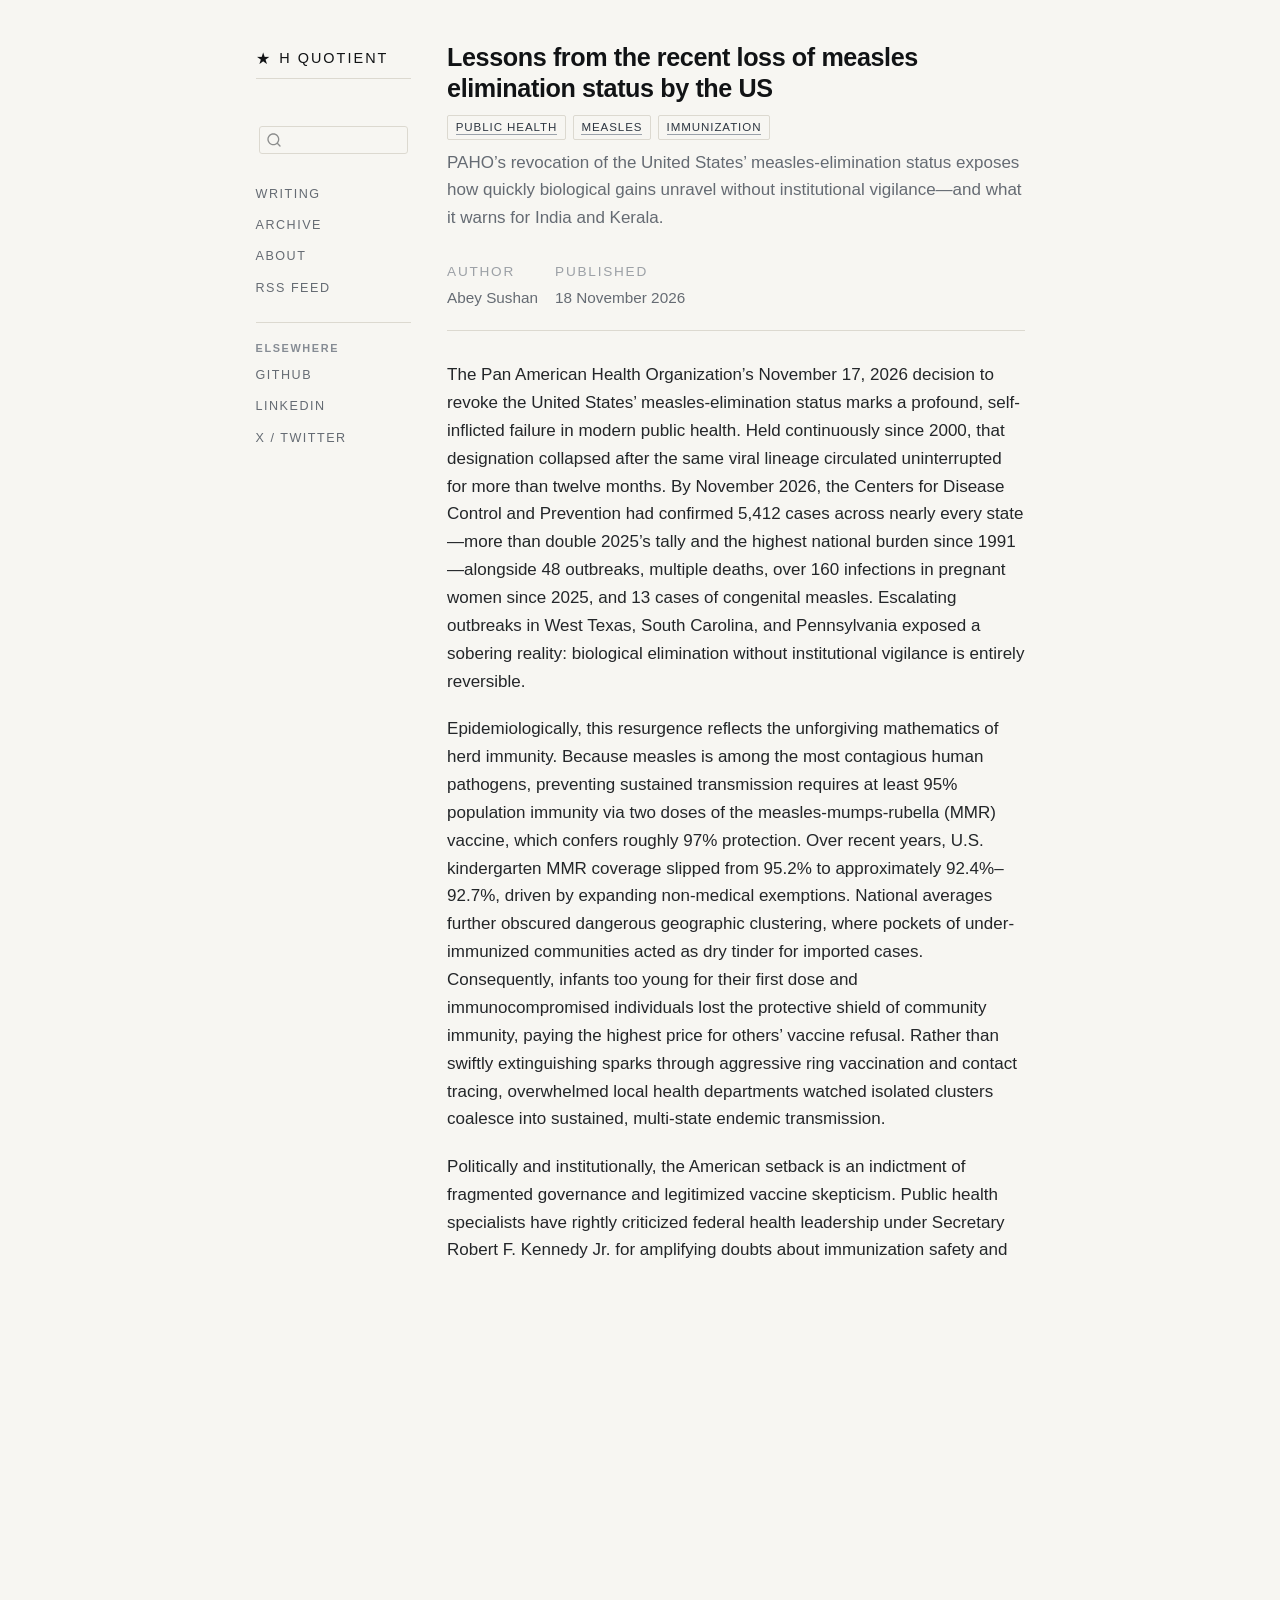
<file: posts/us-measles-2026/index.html>
<!DOCTYPE html>
<html xmlns="http://www.w3.org/1999/xhtml" lang="en" xml:lang="en"><head>

<meta charset="utf-8">
<meta name="generator" content="quarto-1.11.9">

<meta name="viewport" content="width=device-width, initial-scale=1.0, user-scalable=yes">

<meta name="author" content="Abey Sushan">
<meta name="dcterms.date" content="2026-11-18">
<meta name="description" content="PAHO’s revocation of the United States’ measles-elimination status exposes how quickly biological gains unravel without institutional vigilance—and what it warns for India and Kerala.">

<title>Lessons from the recent loss of measles elimination status by the US – H Quotient</title>
<style>
/* Default styles provided by pandoc.
** See https://pandoc.org/MANUAL.html#variables-for-html for config info.
*/
span.smallcaps{font-variant: small-caps;}
div.columns{display: flex; gap: 1.5em;}
div.column{flex: auto;}
@media screen {
div.columns{gap: min(4vw, 1.5em);}
div.column{overflow-x: auto;}
}
div.hanging-indent{margin-left: 1.5em; text-indent: -1.5em;}
ul.task-list{list-style: none;}
ul.task-list li input[type="checkbox"] {
  width: 0.8em;
  margin: 0 0.8em 0.2em -1em; /* quarto-specific, see https://github.com/quarto-dev/quarto-cli/issues/4556 */ 
  vertical-align: middle;
}
</style>


<script src="../../site_libs/quarto-nav/quarto-nav.js"></script>
<script src="../../site_libs/quarto-nav/headroom.min.js"></script>
<script src="../../site_libs/clipboard/clipboard.min.js"></script>
<script src="../../site_libs/quarto-search/autocomplete.umd.js"></script>
<script src="../../site_libs/quarto-search/fuse.min.js"></script>
<script src="../../site_libs/quarto-search/quarto-search.js"></script>
<meta name="quarto:offset" content="../../">
<link href="../../favicon.svg" rel="icon" type="image/svg+xml">
<script src="../../site_libs/quarto-html/quarto.js" type="module"></script>
<script src="../../site_libs/quarto-html/tabsets/tabsets.js" type="module"></script>
<script src="../../site_libs/quarto-html/scrollable-regions/scrollable-regions.js" type="module"></script>
<script src="../../site_libs/quarto-html/popper.min.js"></script>
<script src="../../site_libs/quarto-html/tippy.umd.min.js"></script>
<script src="../../site_libs/quarto-html/anchor.min.js"></script>
<link href="../../site_libs/quarto-html/tippy.css" rel="stylesheet">
<link href="../../site_libs/quarto-html/quarto-syntax-highlighting-3f94d160ddf89929fc8d81b133676771.css" rel="stylesheet" id="quarto-text-highlighting-styles">
<script src="../../site_libs/bootstrap/bootstrap.min.js"></script>
<link href="../../site_libs/bootstrap/bootstrap-icons.css" rel="stylesheet">
<link href="../../site_libs/bootstrap/bootstrap-003af1443bd40450d7aa6ce783c4cb9c.min.css" rel="stylesheet" append-hash="true" id="quarto-bootstrap" data-mode="light">
<script id="quarto-search-options" type="application/json">{
  "location": "sidebar",
  "copy-button": false,
  "collapse-after": 3,
  "panel-placement": "start",
  "type": "textbox",
  "limit": 50,
  "keyboard-shortcut": [
    "f",
    "/",
    "s"
  ],
  "show-item-context": false,
  "language": {
    "search-no-results-text": "No results",
    "search-matching-documents-text": "matching documents",
    "search-copy-link-title": "Copy link to search",
    "search-hide-matches-text": "Hide additional matches",
    "search-more-match-text": "more match in this document",
    "search-more-matches-text": "more matches in this document",
    "search-clear-button-title": "Clear",
    "search-text-placeholder": "",
    "search-detached-cancel-button-title": "Cancel",
    "search-submit-button-title": "Submit",
    "search-label": "Search"
  }
}</script>


<meta property="og:title" content="Lessons from the recent loss of measles elimination status by the US – H Quotient">
<meta property="og:description" content="PAHO’s revocation of the United States’ measles-elimination status exposes how quickly biological gains unravel without institutional vigilance—and what it warns for India and Kerala.">
<meta property="og:site_name" content="H Quotient">
<meta name="twitter:title" content="Lessons from the recent loss of measles elimination status by the US – H Quotient">
<meta name="twitter:description" content="PAHO’s revocation of the United States’ measles-elimination status exposes how quickly biological gains unravel without institutional vigilance—and what it warns for India and Kerala.">
<meta name="twitter:card" content="summary">
</head>

<body class="nav-sidebar floating fullcontent quarto-light"><a id="quarto-skip-link" class="visually-hidden-focusable" href="#quarto-document-content">Skip to main content</a>

<div id="quarto-search-results"></div>
  <header id="quarto-header" class="headroom fixed-top">
  <nav class="quarto-secondary-nav" aria-label="Toolbar">
    <div class="container-fluid d-flex">
      <button type="button" class="quarto-btn-toggle btn" data-bs-toggle="collapse" role="button" data-bs-target=".quarto-sidebar-collapse-item" aria-controls="quarto-sidebar" aria-expanded="false" aria-label="Toggle sidebar navigation" onclick="if (window.quartoToggleHeadroom) { window.quartoToggleHeadroom(); }">
        <i class="bi bi-layout-text-sidebar-reverse"></i>
      </button>
        <a class="flex-grow-1 no-decor" data-bs-toggle="collapse" data-bs-target=".quarto-sidebar-collapse-item" onclick="if (window.quartoToggleHeadroom) { window.quartoToggleHeadroom(); }">      
          <h1 class="quarto-secondary-nav-title">Lessons from the recent loss of measles elimination status by the US</h1>
        </a>     
      <button type="button" class="btn quarto-search-button" aria-label="Search" onclick="window.quartoOpenSearch();">
        <i class="bi bi-search"></i>
      </button>
    </div>
  </nav>
</header>
<!-- content -->
<div id="quarto-content" class="quarto-container page-columns page-rows-contents page-layout-article">
<!-- sidebar -->
  <nav id="quarto-sidebar" class="sidebar collapse collapse-horizontal quarto-sidebar-collapse-item sidebar-navigation floating overflow-auto" aria-label="Site">
    <div class="pt-lg-2 mt-2 text-left sidebar-header">
    <div class="sidebar-title mb-0 py-0">
      <a href="../../">H Quotient</a> 
    </div>
      </div>
        <div class="mt-2 flex-shrink-0 align-items-center">
        <div class="sidebar-search">
        <div id="quarto-search" class="" title="Search"></div>
        </div>
        </div>
    <div class="sidebar-menu-container"> 
    <ul class="list-unstyled mt-1">
        <li class="sidebar-item">
  <div class="sidebar-item-container"> 
  <a href="../../index.html" class="sidebar-item-text sidebar-link">
 <span class="menu-text">Writing</span></a>
  </div>
</li>
        <li class="sidebar-item">
  <div class="sidebar-item-container"> 
  <a href="../../archive.html" class="sidebar-item-text sidebar-link">
 <span class="menu-text">Archive</span></a>
  </div>
</li>
        <li class="sidebar-item">
  <div class="sidebar-item-container"> 
  <a href="../../about.html" class="sidebar-item-text sidebar-link">
 <span class="menu-text">About</span></a>
  </div>
</li>
        <li class="sidebar-item">
  <div class="sidebar-item-container"> 
  <a href="../../index.xml" class="sidebar-item-text sidebar-link">
 <span class="menu-text">RSS Feed</span></a>
  </div>
</li>
        <li class="sidebar-item sidebar-item-section">
      <div class="sidebar-item-container"> 
            <button type="button" class="sidebar-item-text sidebar-item-toggle sidebar-link text-start" data-bs-toggle="collapse" data-bs-target="#quarto-sidebar-section-1" aria-controls="quarto-sidebar-section-1" aria-expanded="true">
 <span class="menu-text" id="quarto-sidebar-section-1-label">Elsewhere</span><i class="bi bi-chevron-right" aria-hidden="true"></i></button>
      </div>
      <ul id="quarto-sidebar-section-1" aria-labelledby="quarto-sidebar-section-1-label" class="collapse list-unstyled sidebar-section depth1 show">  
          <li class="sidebar-item">
  <div class="sidebar-item-container"> 
  <a href="https://github.com/abeysushan" class="sidebar-item-text sidebar-link" target="_blank">
 <span class="menu-text">GitHub</span></a>
  </div>
</li>
          <li class="sidebar-item">
  <div class="sidebar-item-container"> 
  <a href="https://linkedin.com/in/abeysushan" class="sidebar-item-text sidebar-link" target="_blank">
 <span class="menu-text">LinkedIn</span></a>
  </div>
</li>
          <li class="sidebar-item">
  <div class="sidebar-item-container"> 
  <a href="https://twitter.com/AbeySushan" class="sidebar-item-text sidebar-link" target="_blank">
 <span class="menu-text">X / Twitter</span></a>
  </div>
</li>
      </ul>
  </li>
    </ul>
    </div>
</nav>
<div id="quarto-sidebar-glass" class="quarto-sidebar-collapse-item" data-bs-toggle="collapse" data-bs-target=".quarto-sidebar-collapse-item"></div>
<!-- margin-sidebar -->
    
<!-- main -->
<main class="content" id="quarto-document-content" tabindex="-1">

<header id="title-block-header" class="quarto-title-block default">
<div class="quarto-title">
<h1 class="title d-none d-lg-block">Lessons from the recent loss of measles elimination status by the US</h1>
  <div class="quarto-categories">
    <div class="quarto-category">public health</div>
    <div class="quarto-category">measles</div>
    <div class="quarto-category">immunization</div>
  </div>
  </div>

<div>
  <div class="description">
    PAHO’s revocation of the United States’ measles-elimination status exposes how quickly biological gains unravel without institutional vigilance—and what it warns for India and Kerala.
  </div>
</div>


<div class="quarto-title-meta">

    <div>
    <div class="quarto-title-meta-heading">Author</div>
    <div class="quarto-title-meta-contents">
             <p>Abey Sushan </p>
          </div>
  </div>
    
    <div>
    <div class="quarto-title-meta-heading">Published</div>
    <div class="quarto-title-meta-contents">
      <p class="date">18 November 2026</p>
    </div>
  </div>
  
    
  </div>
  


</header>


<p>The Pan American Health Organization’s November 17, 2026 decision to revoke the United States’ measles-elimination status marks a profound, self-inflicted failure in modern public health. Held continuously since 2000, that designation collapsed after the same viral lineage circulated uninterrupted for more than twelve months. By November 2026, the Centers for Disease Control and Prevention had confirmed 5,412 cases across nearly every state—more than double 2025’s tally and the highest national burden since 1991—alongside 48 outbreaks, multiple deaths, over 160 infections in pregnant women since 2025, and 13 cases of congenital measles. Escalating outbreaks in West Texas, South Carolina, and Pennsylvania exposed a sobering reality: biological elimination without institutional vigilance is entirely reversible.</p>
<p>Epidemiologically, this resurgence reflects the unforgiving mathematics of herd immunity. Because measles is among the most contagious human pathogens, preventing sustained transmission requires at least 95% population immunity via two doses of the measles-mumps-rubella (MMR) vaccine, which confers roughly 97% protection. Over recent years, U.S. kindergarten MMR coverage slipped from 95.2% to approximately 92.4%–92.7%, driven by expanding non-medical exemptions. National averages further obscured dangerous geographic clustering, where pockets of under-immunized communities acted as dry tinder for imported cases. Consequently, infants too young for their first dose and immunocompromised individuals lost the protective shield of community immunity, paying the highest price for others’ vaccine refusal. Rather than swiftly extinguishing sparks through aggressive ring vaccination and contact tracing, overwhelmed local health departments watched isolated clusters coalesce into sustained, multi-state endemic transmission.</p>
<p>Politically and institutionally, the American setback is an indictment of fragmented governance and legitimized vaccine skepticism. Public health specialists have rightly criticized federal health leadership under Secretary Robert F. Kennedy Jr.&nbsp;for amplifying doubts about immunization safety and eroding public trust when unequivocal scientific messaging was essential. Allowing broad philosophical exemptions and weakening school-entry enforcement hollowed out decades of bipartisan public health consensus. Simultaneously, years of chronic underfunding left county health departments lacking surge epidemiologists and real-time surveillance capacity. While the CDC’s late-2026 allocation of $100 million to state and local jurisdictions acknowledges the emergency, reactive spending cannot instantly repair dismantled community trust. The United States proved that world-class biomedical innovation fails when misinformation outpaces primary prevention.</p>
<p>For India and Kerala, the American experience offers an urgent warning against public health complacency. Under its National Zero Measles-Rubella Elimination Campaign, India has pushed national coverage above 90%—reaching 93.7% for the first dose and 92.2% for the second—yet still recorded over 15,200 cases between April and September 2026, proving that high aggregate numbers cannot offset district-level immunity gaps. Even Kerala, despite its celebrated primary healthcare indicators, witnessed a deadly outbreak in Malappuram in September 2026 exceeding 100 cases and claiming young lives, where two-dose MR completion lagged around 63% to 70%. Both national and state systems must treat elimination as a continuous operational discipline: tracking cohort immunization down to the panchayat and block levels to sustain over 95% coverage, integrating digital registries with catch-up micro-planning to reach missed-dose children before imported transmission takes root, and engaging trusted local physicians and community leaders to counter digital misinformation early.</p>



</main> <!-- /main -->
<script id="quarto-html-after-body" type="application/javascript">
  window.document.addEventListener("DOMContentLoaded", function (event) {
    const icon = "";
    const anchorJS = new window.AnchorJS();
    anchorJS.options = {
      placement: 'right',
      icon: icon
    };
    anchorJS.add('.anchored');
    const isCodeAnnotation = (el) => {
      for (const clz of el.classList) {
        if (clz.startsWith('code-annotation-')) {                     
          return true;
        }
      }
      return false;
    }
    const onCopySuccess = function(e) {
      // button target
      const button = e.trigger;
      // don't keep focus
      button.blur();
      // flash "checked"
      button.classList.add('code-copy-button-checked');
      var currentTitle = button.getAttribute("title");
      button.setAttribute("title", "Copied!");
      let tooltip;
      if (window.bootstrap) {
        button.setAttribute("data-bs-toggle", "tooltip");
        button.setAttribute("data-bs-placement", "left");
        button.setAttribute("data-bs-title", "Copied!");
        tooltip = new bootstrap.Tooltip(button, 
          { trigger: "manual", 
            customClass: "code-copy-button-tooltip",
            offset: [0, -8]});
        tooltip.show();    
      }
      setTimeout(function() {
        if (tooltip) {
          tooltip.hide();
          button.removeAttribute("data-bs-title");
          button.removeAttribute("data-bs-toggle");
          button.removeAttribute("data-bs-placement");
        }
        button.setAttribute("title", currentTitle);
        button.classList.remove('code-copy-button-checked');
      }, 1000);
      // clear code selection
      e.clearSelection();
    }
    const getTextToCopy = function(trigger) {
      const outerScaffold = trigger.parentElement.cloneNode(true);
      const codeEl = outerScaffold.querySelector('code');
      for (const childEl of codeEl.children) {
        if (isCodeAnnotation(childEl)) {
          childEl.remove();
        }
      }
      return codeEl.innerText;
    }
    const clipboard = new window.ClipboardJS('.code-copy-button:not([data-in-quarto-modal])', {
      text: getTextToCopy
    });
    clipboard.on('success', onCopySuccess);
    if (window.document.getElementById('quarto-embedded-source-code-modal')) {
      const clipboardModal = new window.ClipboardJS('.code-copy-button[data-in-quarto-modal]', {
        text: getTextToCopy,
        container: window.document.getElementById('quarto-embedded-source-code-modal')
      });
      clipboardModal.on('success', onCopySuccess);
    }
      var localhostRegex = new RegExp(/^(?:http|https):\/\/localhost\:?[0-9]*\//);
      var mailtoRegex = new RegExp(/^mailto:/);
        var filterRegex = new RegExp("https:\/\/blog\.hquotient\.org");
      var isInternal = (href) => {
          return filterRegex.test(href) || localhostRegex.test(href) || mailtoRegex.test(href);
      }
      // Inspect non-navigation links and adorn them if external
      window.quartoDecorateExternalLinks = function (root) {
     var links = (root || window.document).querySelectorAll('a[href]:not(.nav-link):not(.navbar-brand):not(.toc-action):not(.sidebar-link):not(.sidebar-item-toggle):not(.pagination-link):not(.no-external):not([aria-hidden]):not(.dropdown-item):not(.quarto-navigation-tool):not(.about-link)');
      for (var i=0; i<links.length; i++) {
        const link = links[i];
        if (!isInternal(link.href)) {
          // undo the damage that might have been done by quarto-nav.js in the case of
          // links that we want to consider external
          if (link.dataset.originalHref !== undefined) {
            link.href = link.dataset.originalHref;
          }
          if (!link.classList.contains('no-external-icon')) {
          }
        }
      }
      };
      window.quartoDecorateExternalLinks(window.document);
    // Esc closes the popup (WCAG 1.4.13) and focus leaving both trigger and
    // popup closes it (WCAG 2.4.11); tippy handles neither for interactive popups.
    const hideOnEscAndFocusOut = {
      name: 'hideOnEscAndFocusOut',
      defaultValue: true,
      fn(instance) {
        const dismiss = () => {
          // A show scheduled by the trigger delay would otherwise reopen it
          instance.clearDelayTimeouts();
          instance.hide();
        };
        const onKeyDown = (event) => {
          if (event.key !== 'Escape') {
            return;
          }
          // Keep Esc from also reaching page handlers (e.g. reveal.js overview),
          // except an open reveal.js slide menu, which Esc should close too.
          // The menu handles keys only when its keyboard option is on.
          const menuHandlesEsc = window.Reveal?.getPlugin?.('menu')?.isOpen() &&
            window.Reveal.getConfig().menu?.keyboard !== false;
          if (!menuHandlesEsc) {
            event.stopPropagation();
          }
          if (instance.popper.contains(window.document.activeElement)) {
            // Disabled while refocusing so the focus trigger does not reopen it
            instance.disable();
            instance.reference.focus();
            instance.enable();
          }
          dismiss();
        };
        const onFocusOut = (event) => {
          const target = event.relatedTarget;
          if (target && !instance.reference.contains(target) &&
              !instance.popper.contains(target)) {
            dismiss();
          }
        };
        // On the trigger too: a click trigger (code-annotations: select) has no
        // blur handling. Attached for the instance's lifetime so leaving the
        // trigger also cancels a show still pending on the trigger delay.
        instance.reference.addEventListener('focusout', onFocusOut);
        return {
          onShow() {
            window.document.addEventListener('keydown', onKeyDown, true);
            instance.popper.addEventListener('focusout', onFocusOut);
          },
          onHide() {
            window.document.removeEventListener('keydown', onKeyDown, true);
            instance.popper.removeEventListener('focusout', onFocusOut);
          },
          onDestroy() {
            instance.reference.removeEventListener('focusout', onFocusOut);
          },
        };
      },
    };
    function tippyHover(el, contentFn, onTriggerFn, onUntriggerFn) {
      const config = {
        allowHTML: true,
        maxWidth: 500,
        delay: 100,
        arrow: false,
        appendTo: function(el) {
            return el.parentElement;
        },
        interactive: true,
        interactiveBorder: 10,
        theme: 'quarto',
        placement: 'bottom-start',
        plugins: [hideOnEscAndFocusOut],
      };
      if (contentFn) {
        config.content = contentFn;
      }
      if (onTriggerFn) {
        config.onTrigger = onTriggerFn;
      }
      if (onUntriggerFn) {
        config.onUntrigger = onUntriggerFn;
      }
      window.tippy(el, config); 
    }
    const noterefs = window.document.querySelectorAll('a[role="doc-noteref"]');
    for (var i=0; i<noterefs.length; i++) {
      const ref = noterefs[i];
      tippyHover(ref, function() {
        // use id or data attribute instead here
        let href = ref.getAttribute('data-footnote-href') || ref.getAttribute('href');
        try { href = new URL(href).hash; } catch {}
        const id = href.replace(/^#\/?/, "");
        const note = window.document.getElementById(id);
        if (note) {
          return note.innerHTML;
        } else {
          return "";
        }
      });
    }
    const xrefs = window.document.querySelectorAll('a.quarto-xref');
    const processXRef = (id, note) => {
      // Strip column container classes
      const stripColumnClz = (el) => {
        el.classList.remove("page-full", "page-columns");
        if (el.children) {
          for (const child of el.children) {
            stripColumnClz(child);
          }
        }
      }
      stripColumnClz(note)
      if (id === null || id.startsWith('sec-')) {
        // Special case sections, only their first couple elements
        const container = document.createElement("div");
        if (note.children && note.children.length > 2) {
          container.appendChild(note.children[0].cloneNode(true));
          for (let i = 1; i < note.children.length; i++) {
            const child = note.children[i];
            if (child.tagName === "P" && child.innerText === "") {
              continue;
            } else {
              container.appendChild(child.cloneNode(true));
              break;
            }
          }
          if (window.Quarto?.typesetMath) {
            window.Quarto.typesetMath(container);
          }
          return container.innerHTML
        } else {
          if (window.Quarto?.typesetMath) {
            window.Quarto.typesetMath(note);
          }
          return note.innerHTML;
        }
      } else {
        // Remove any anchor links if they are present
        const anchorLink = note.querySelector('a.anchorjs-link');
        if (anchorLink) {
          anchorLink.remove();
        }
        if (window.Quarto?.typesetMath) {
          window.Quarto.typesetMath(note);
        }
        if (note.classList.contains("callout")) {
          return note.outerHTML;
        } else {
          return note.innerHTML;
        }
      }
    }
    for (var i=0; i<xrefs.length; i++) {
      const xref = xrefs[i];
      tippyHover(xref, undefined, function(instance) {
        instance.disable();
        let url = xref.getAttribute('href');
        let hash = undefined; 
        if (url.startsWith('#')) {
          hash = url;
        } else {
          try { hash = new URL(url).hash; } catch {}
        }
        if (hash) {
          const id = hash.replace(/^#\/?/, "");
          const note = window.document.getElementById(id);
          if (note !== null) {
            try {
              const html = processXRef(id, note.cloneNode(true));
              instance.setContent(html);
            } finally {
              instance.enable();
              instance.show();
            }
          } else {
            // See if we can fetch this
            fetch(url.split('#')[0])
            .then(res => res.text())
            .then(html => {
              const parser = new DOMParser();
              const htmlDoc = parser.parseFromString(html, "text/html");
              const note = htmlDoc.getElementById(id);
              if (note !== null) {
                const html = processXRef(id, note);
                instance.setContent(html);
              } 
            }).finally(() => {
              instance.enable();
              instance.show();
            });
          }
        } else {
          // See if we can fetch a full url (with no hash to target)
          // This is a special case and we should probably do some content thinning / targeting
          fetch(url)
          .then(res => res.text())
          .then(html => {
            const parser = new DOMParser();
            const htmlDoc = parser.parseFromString(html, "text/html");
            const note = htmlDoc.querySelector('main.content');
            if (note !== null) {
              // This should only happen for chapter cross references
              // (since there is no id in the URL)
              // remove the first header
              if (note.children.length > 0 && note.children[0].tagName === "HEADER") {
                note.children[0].remove();
              }
              const html = processXRef(null, note);
              instance.setContent(html);
            } 
          }).finally(() => {
            instance.enable();
            instance.show();
          });
        }
      }, function(instance) {
      });
    }
        let selectedAnnoteEl;
        const selectorForAnnotation = ( cell, annotation) => {
          let cellAttr = 'data-code-cell="' + cell + '"';
          let lineAttr = 'data-code-annotation="' +  annotation + '"';
          const selector = 'span[' + cellAttr + '][' + lineAttr + ']';
          return selector;
        }
        const selectCodeLines = (annoteEl) => {
          const doc = window.document;
          const targetCell = annoteEl.getAttribute("data-target-cell");
          const targetAnnotation = annoteEl.getAttribute("data-target-annotation");
          const annoteSpan = window.document.querySelector(selectorForAnnotation(targetCell, targetAnnotation));
          const lines = annoteSpan.getAttribute("data-code-lines").split(",");
          const lineIds = lines.map((line) => {
            return targetCell + "-" + line;
          })
          // Each band is positioned against its own containing block, which is
          // not the offsetParent of the lines, so place it from client rects.
          const placeBand = (band, firstEl, lastEl, codeBlock) => {
            const container = band.offsetParent;
            if (container === null) {
              return;
            }
            const containerRect = container.getBoundingClientRect();
            // Reveal.js scales slides with a transform, so convert client
            // pixels back to the CSS pixels of the container.
            const scale = containerRect.height / container.offsetHeight || 1;
            const firstRect = firstEl.getBoundingClientRect();
            const lastRect = lastEl.getBoundingClientRect();
            const top = (firstRect.top - containerRect.top) / scale - container.clientTop + container.scrollTop;
            const height = (lastRect.bottom - firstRect.top) / scale;
            band.style.top = top - 2 + "px";
            band.style.height = height + 4 + "px";
            if (codeBlock) {
              // Without the copy button wrapper, the containing block is wider
              // than the code block, so span the code block explicitly.
              const blockRect = codeBlock.getBoundingClientRect();
              band.style.left = (blockRect.left - containerRect.left) / scale - container.clientLeft + container.scrollLeft + "px";
              band.style.width = blockRect.width / scale + "px";
            }
          };
          if (lineIds.length > 0) {
            const el = window.document.getElementById(lineIds[0]);
            const lastEl = window.document.getElementById(lineIds[lineIds.length - 1]);
            const parent = el.parentElement.parentElement;
            // cook up a div (if necessary) and position it
            let div = window.document.getElementById("code-annotation-line-highlight");
            if (div === null) {
              div = window.document.createElement("div");
              div.setAttribute("id", "code-annotation-line-highlight");
              div.style.position = 'absolute';
              parent.appendChild(div);
            }
            placeBand(div, el, lastEl, parent.closest("div.sourceCode") || parent);
            let gutterDiv = window.document.getElementById("code-annotation-line-highlight-gutter");
            if (gutterDiv === null) {
              gutterDiv = window.document.createElement("div");
              gutterDiv.setAttribute("id", "code-annotation-line-highlight-gutter");
              gutterDiv.style.position = 'absolute';
              const codeCell = window.document.getElementById(targetCell);
              const gutter = codeCell.querySelector('.code-annotation-gutter');
              gutter.appendChild(gutterDiv);
            }
            placeBand(gutterDiv, el, lastEl);
            selectedAnnoteEl = annoteEl;
          }
        };
        const unselectCodeLines = () => {
          const elementsIds = ["code-annotation-line-highlight", "code-annotation-line-highlight-gutter"];
          elementsIds.forEach((elId) => {
            const div = window.document.getElementById(elId);
            if (div) {
              div.remove();
            }
          });
          selectedAnnoteEl = undefined;
        };
          // Handle positioning of the toggle
      window.addEventListener(
        "resize",
        throttle(() => {
          elRect = undefined;
          if (selectedAnnoteEl) {
            selectCodeLines(selectedAnnoteEl);
          }
        }, 10)
      );
      function throttle(fn, ms) {
      let throttle = false;
      let timer;
        return (...args) => {
          if(!throttle) { // first call gets through
              fn.apply(this, args);
              throttle = true;
          } else { // all the others get throttled
              if(timer) clearTimeout(timer); // cancel #2
              timer = setTimeout(() => {
                fn.apply(this, args);
                timer = throttle = false;
              }, ms);
          }
        };
      }
        // Attach click handler to the DT
        const annoteDls = window.document.querySelectorAll('dt[data-target-cell]');
        for (const annoteDlNode of annoteDls) {
          annoteDlNode.addEventListener('click', (event) => {
            const clickedEl = event.target;
            if (clickedEl !== selectedAnnoteEl) {
              unselectCodeLines();
              const activeEl = window.document.querySelector('dt[data-target-cell].code-annotation-active');
              if (activeEl) {
                activeEl.classList.remove('code-annotation-active');
              }
              selectCodeLines(clickedEl);
              clickedEl.classList.add('code-annotation-active');
            } else {
              // Unselect the line
              unselectCodeLines();
              clickedEl.classList.remove('code-annotation-active');
            }
          });
        }
    const findCites = (el) => {
      const parentEl = el.parentElement;
      if (parentEl) {
        const cites = parentEl.dataset.cites;
        if (cites) {
          return {
            el,
            cites: cites.split(' ')
          };
        } else {
          return findCites(el.parentElement)
        }
      } else {
        return undefined;
      }
    };
    var bibliorefs = window.document.querySelectorAll('a[role="doc-biblioref"]');
    for (var i=0; i<bibliorefs.length; i++) {
      const ref = bibliorefs[i];
      const citeInfo = findCites(ref);
      if (citeInfo) {
        tippyHover(citeInfo.el, function() {
          var popup = window.document.createElement('div');
          citeInfo.cites.forEach(function(cite) {
            var citeDiv = window.document.createElement('div');
            citeDiv.classList.add('hanging-indent');
            citeDiv.classList.add('csl-entry');
            var biblioDiv = window.document.getElementById('ref-' + cite);
            if (biblioDiv) {
              citeDiv.innerHTML = biblioDiv.innerHTML;
            }
            popup.appendChild(citeDiv);
          });
          return popup.innerHTML;
        });
      }
    }
  });
  </script>
  <script type="application/javascript">
  window.quartoScrollableRegionsLabels = {"code":"Scrollable code","output":"Scrollable output"};
  </script>
</div> <!-- /content -->
<footer class="footer">
  <div class="nav-footer">
    <div class="nav-footer-left">
<p>© Abey Sushan · H Quotient</p>
</div>   
    <div class="nav-footer-center">
      &nbsp;
    </div>
    <div class="nav-footer-right">
<p><a href="../../index.xml">RSS</a> · <a href="../../archive.html">Archive</a> · <a href="../../about.html">About</a></p>
</div>
  </div>
</footer>




</body></html>
</file>
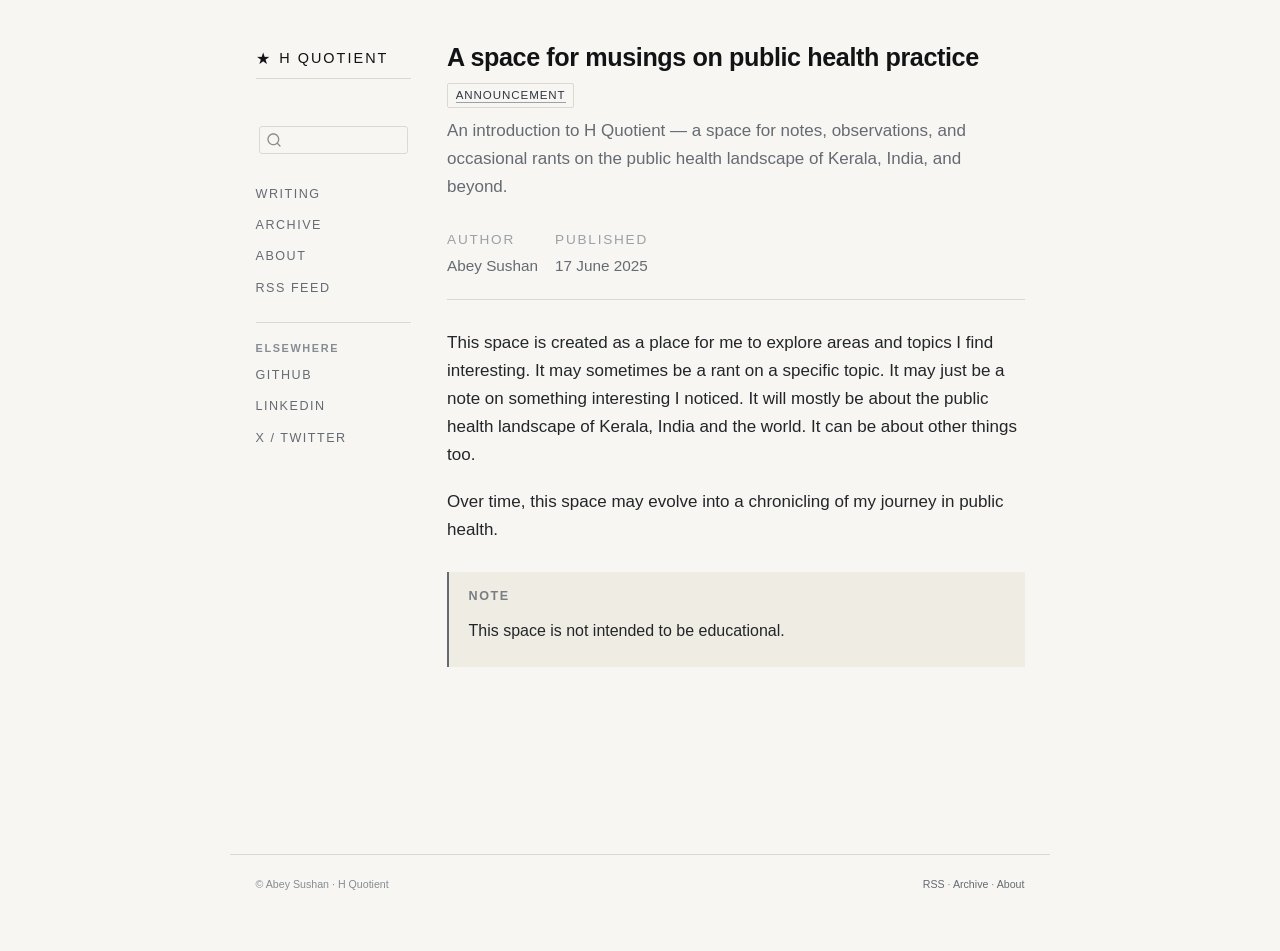
<file: posts/welcome/index.html>
<!DOCTYPE html>
<html xmlns="http://www.w3.org/1999/xhtml" lang="en" xml:lang="en"><head>

<meta charset="utf-8">
<meta name="generator" content="quarto-1.11.9">

<meta name="viewport" content="width=device-width, initial-scale=1.0, user-scalable=yes">

<meta name="author" content="Abey Sushan">
<meta name="dcterms.date" content="2025-06-17">
<meta name="description" content="An introduction to H Quotient — a space for notes, observations, and occasional rants on the public health landscape of Kerala, India, and beyond.">

<title>A space for musings on public health practice – H Quotient</title>
<style>
/* Default styles provided by pandoc.
** See https://pandoc.org/MANUAL.html#variables-for-html for config info.
*/
span.smallcaps{font-variant: small-caps;}
div.columns{display: flex; gap: 1.5em;}
div.column{flex: auto;}
@media screen {
div.columns{gap: min(4vw, 1.5em);}
div.column{overflow-x: auto;}
}
div.hanging-indent{margin-left: 1.5em; text-indent: -1.5em;}
ul.task-list{list-style: none;}
ul.task-list li input[type="checkbox"] {
  width: 0.8em;
  margin: 0 0.8em 0.2em -1em; /* quarto-specific, see https://github.com/quarto-dev/quarto-cli/issues/4556 */ 
  vertical-align: middle;
}
</style>


<script src="../../site_libs/quarto-nav/quarto-nav.js"></script>
<script src="../../site_libs/quarto-nav/headroom.min.js"></script>
<script src="../../site_libs/clipboard/clipboard.min.js"></script>
<script src="../../site_libs/quarto-search/autocomplete.umd.js"></script>
<script src="../../site_libs/quarto-search/fuse.min.js"></script>
<script src="../../site_libs/quarto-search/quarto-search.js"></script>
<meta name="quarto:offset" content="../../">
<link href="../../favicon.svg" rel="icon" type="image/svg+xml">
<script src="../../site_libs/quarto-html/quarto.js" type="module"></script>
<script src="../../site_libs/quarto-html/tabsets/tabsets.js" type="module"></script>
<script src="../../site_libs/quarto-html/scrollable-regions/scrollable-regions.js" type="module"></script>
<script src="../../site_libs/quarto-html/popper.min.js"></script>
<script src="../../site_libs/quarto-html/tippy.umd.min.js"></script>
<script src="../../site_libs/quarto-html/anchor.min.js"></script>
<link href="../../site_libs/quarto-html/tippy.css" rel="stylesheet">
<link href="../../site_libs/quarto-html/quarto-syntax-highlighting-3f94d160ddf89929fc8d81b133676771.css" rel="stylesheet" id="quarto-text-highlighting-styles">
<script src="../../site_libs/bootstrap/bootstrap.min.js"></script>
<link href="../../site_libs/bootstrap/bootstrap-icons.css" rel="stylesheet">
<link href="../../site_libs/bootstrap/bootstrap-003af1443bd40450d7aa6ce783c4cb9c.min.css" rel="stylesheet" append-hash="true" id="quarto-bootstrap" data-mode="light">
<script id="quarto-search-options" type="application/json">{
  "location": "sidebar",
  "copy-button": false,
  "collapse-after": 3,
  "panel-placement": "start",
  "type": "textbox",
  "limit": 50,
  "keyboard-shortcut": [
    "f",
    "/",
    "s"
  ],
  "show-item-context": false,
  "language": {
    "search-no-results-text": "No results",
    "search-matching-documents-text": "matching documents",
    "search-copy-link-title": "Copy link to search",
    "search-hide-matches-text": "Hide additional matches",
    "search-more-match-text": "more match in this document",
    "search-more-matches-text": "more matches in this document",
    "search-clear-button-title": "Clear",
    "search-text-placeholder": "",
    "search-detached-cancel-button-title": "Cancel",
    "search-submit-button-title": "Submit",
    "search-label": "Search"
  }
}</script>


<meta property="og:title" content="A space for musings on public health practice – H Quotient">
<meta property="og:description" content="An introduction to H Quotient — a space for notes, observations, and occasional rants on the public health landscape of Kerala, India, and beyond.">
<meta property="og:site_name" content="H Quotient">
<meta name="twitter:title" content="A space for musings on public health practice – H Quotient">
<meta name="twitter:description" content="An introduction to H Quotient — a space for notes, observations, and occasional rants on the public health landscape of Kerala, India, and beyond.">
<meta name="twitter:card" content="summary">
</head>

<body class="nav-sidebar floating fullcontent quarto-light"><a id="quarto-skip-link" class="visually-hidden-focusable" href="#quarto-document-content">Skip to main content</a>

<div id="quarto-search-results"></div>
  <header id="quarto-header" class="headroom fixed-top">
  <nav class="quarto-secondary-nav" aria-label="Toolbar">
    <div class="container-fluid d-flex">
      <button type="button" class="quarto-btn-toggle btn" data-bs-toggle="collapse" role="button" data-bs-target=".quarto-sidebar-collapse-item" aria-controls="quarto-sidebar" aria-expanded="false" aria-label="Toggle sidebar navigation" onclick="if (window.quartoToggleHeadroom) { window.quartoToggleHeadroom(); }">
        <i class="bi bi-layout-text-sidebar-reverse"></i>
      </button>
        <a class="flex-grow-1 no-decor" data-bs-toggle="collapse" data-bs-target=".quarto-sidebar-collapse-item" onclick="if (window.quartoToggleHeadroom) { window.quartoToggleHeadroom(); }">      
          <h1 class="quarto-secondary-nav-title">A space for musings on public health practice</h1>
        </a>     
      <button type="button" class="btn quarto-search-button" aria-label="Search" onclick="window.quartoOpenSearch();">
        <i class="bi bi-search"></i>
      </button>
    </div>
  </nav>
</header>
<!-- content -->
<div id="quarto-content" class="quarto-container page-columns page-rows-contents page-layout-article">
<!-- sidebar -->
  <nav id="quarto-sidebar" class="sidebar collapse collapse-horizontal quarto-sidebar-collapse-item sidebar-navigation floating overflow-auto" aria-label="Site">
    <div class="pt-lg-2 mt-2 text-left sidebar-header">
    <div class="sidebar-title mb-0 py-0">
      <a href="../../">H Quotient</a> 
    </div>
      </div>
        <div class="mt-2 flex-shrink-0 align-items-center">
        <div class="sidebar-search">
        <div id="quarto-search" class="" title="Search"></div>
        </div>
        </div>
    <div class="sidebar-menu-container"> 
    <ul class="list-unstyled mt-1">
        <li class="sidebar-item">
  <div class="sidebar-item-container"> 
  <a href="../../index.html" class="sidebar-item-text sidebar-link">
 <span class="menu-text">Writing</span></a>
  </div>
</li>
        <li class="sidebar-item">
  <div class="sidebar-item-container"> 
  <a href="../../archive.html" class="sidebar-item-text sidebar-link">
 <span class="menu-text">Archive</span></a>
  </div>
</li>
        <li class="sidebar-item">
  <div class="sidebar-item-container"> 
  <a href="../../about.html" class="sidebar-item-text sidebar-link">
 <span class="menu-text">About</span></a>
  </div>
</li>
        <li class="sidebar-item">
  <div class="sidebar-item-container"> 
  <a href="../../index.xml" class="sidebar-item-text sidebar-link">
 <span class="menu-text">RSS Feed</span></a>
  </div>
</li>
        <li class="sidebar-item sidebar-item-section">
      <div class="sidebar-item-container"> 
            <button type="button" class="sidebar-item-text sidebar-item-toggle sidebar-link text-start" data-bs-toggle="collapse" data-bs-target="#quarto-sidebar-section-1" aria-controls="quarto-sidebar-section-1" aria-expanded="true">
 <span class="menu-text" id="quarto-sidebar-section-1-label">Elsewhere</span><i class="bi bi-chevron-right" aria-hidden="true"></i></button>
      </div>
      <ul id="quarto-sidebar-section-1" aria-labelledby="quarto-sidebar-section-1-label" class="collapse list-unstyled sidebar-section depth1 show">  
          <li class="sidebar-item">
  <div class="sidebar-item-container"> 
  <a href="https://github.com/abeysushan" class="sidebar-item-text sidebar-link" target="_blank">
 <span class="menu-text">GitHub</span></a>
  </div>
</li>
          <li class="sidebar-item">
  <div class="sidebar-item-container"> 
  <a href="https://linkedin.com/in/abeysushan" class="sidebar-item-text sidebar-link" target="_blank">
 <span class="menu-text">LinkedIn</span></a>
  </div>
</li>
          <li class="sidebar-item">
  <div class="sidebar-item-container"> 
  <a href="https://twitter.com/AbeySushan" class="sidebar-item-text sidebar-link" target="_blank">
 <span class="menu-text">X / Twitter</span></a>
  </div>
</li>
      </ul>
  </li>
    </ul>
    </div>
</nav>
<div id="quarto-sidebar-glass" class="quarto-sidebar-collapse-item" data-bs-toggle="collapse" data-bs-target=".quarto-sidebar-collapse-item"></div>
<!-- margin-sidebar -->
    
<!-- main -->
<main class="content" id="quarto-document-content" tabindex="-1">

<header id="title-block-header" class="quarto-title-block default">
<div class="quarto-title">
<h1 class="title d-none d-lg-block">A space for musings on public health practice</h1>
  <div class="quarto-categories">
    <div class="quarto-category">announcement</div>
  </div>
  </div>

<div>
  <div class="description">
    An introduction to H Quotient — a space for notes, observations, and occasional rants on the public health landscape of Kerala, India, and beyond.
  </div>
</div>


<div class="quarto-title-meta">

    <div>
    <div class="quarto-title-meta-heading">Author</div>
    <div class="quarto-title-meta-contents">
             <p>Abey Sushan </p>
          </div>
  </div>
    
    <div>
    <div class="quarto-title-meta-heading">Published</div>
    <div class="quarto-title-meta-contents">
      <p class="date">17 June 2025</p>
    </div>
  </div>
  
    
  </div>
  


</header>


<p>This space is created as a place for me to explore areas and topics I find interesting. It may sometimes be a rant on a specific topic. It may just be a note on something interesting I noticed. It will mostly be about the public health landscape of Kerala, India and the world. It can be about other things too.</p>
<p>Over time, this space may evolve into a chronicling of my journey in public health.</p>
<div class="callout callout-style-default callout-note callout-titled">
<div class="callout-header d-flex align-content-center">
<div class="callout-icon-container">
<i class="callout-icon"></i>
</div>
<div class="callout-title-container flex-fill">
Note
</div>
</div>
<div class="callout-body-container callout-body">
<p>This space is not intended to be educational.</p>
</div>
</div>



</main> <!-- /main -->
<script id="quarto-html-after-body" type="application/javascript">
  window.document.addEventListener("DOMContentLoaded", function (event) {
    const icon = "";
    const anchorJS = new window.AnchorJS();
    anchorJS.options = {
      placement: 'right',
      icon: icon
    };
    anchorJS.add('.anchored');
    const isCodeAnnotation = (el) => {
      for (const clz of el.classList) {
        if (clz.startsWith('code-annotation-')) {                     
          return true;
        }
      }
      return false;
    }
    const onCopySuccess = function(e) {
      // button target
      const button = e.trigger;
      // don't keep focus
      button.blur();
      // flash "checked"
      button.classList.add('code-copy-button-checked');
      var currentTitle = button.getAttribute("title");
      button.setAttribute("title", "Copied!");
      let tooltip;
      if (window.bootstrap) {
        button.setAttribute("data-bs-toggle", "tooltip");
        button.setAttribute("data-bs-placement", "left");
        button.setAttribute("data-bs-title", "Copied!");
        tooltip = new bootstrap.Tooltip(button, 
          { trigger: "manual", 
            customClass: "code-copy-button-tooltip",
            offset: [0, -8]});
        tooltip.show();    
      }
      setTimeout(function() {
        if (tooltip) {
          tooltip.hide();
          button.removeAttribute("data-bs-title");
          button.removeAttribute("data-bs-toggle");
          button.removeAttribute("data-bs-placement");
        }
        button.setAttribute("title", currentTitle);
        button.classList.remove('code-copy-button-checked');
      }, 1000);
      // clear code selection
      e.clearSelection();
    }
    const getTextToCopy = function(trigger) {
      const outerScaffold = trigger.parentElement.cloneNode(true);
      const codeEl = outerScaffold.querySelector('code');
      for (const childEl of codeEl.children) {
        if (isCodeAnnotation(childEl)) {
          childEl.remove();
        }
      }
      return codeEl.innerText;
    }
    const clipboard = new window.ClipboardJS('.code-copy-button:not([data-in-quarto-modal])', {
      text: getTextToCopy
    });
    clipboard.on('success', onCopySuccess);
    if (window.document.getElementById('quarto-embedded-source-code-modal')) {
      const clipboardModal = new window.ClipboardJS('.code-copy-button[data-in-quarto-modal]', {
        text: getTextToCopy,
        container: window.document.getElementById('quarto-embedded-source-code-modal')
      });
      clipboardModal.on('success', onCopySuccess);
    }
      var localhostRegex = new RegExp(/^(?:http|https):\/\/localhost\:?[0-9]*\//);
      var mailtoRegex = new RegExp(/^mailto:/);
        var filterRegex = new RegExp("https:\/\/blog\.hquotient\.org");
      var isInternal = (href) => {
          return filterRegex.test(href) || localhostRegex.test(href) || mailtoRegex.test(href);
      }
      // Inspect non-navigation links and adorn them if external
      window.quartoDecorateExternalLinks = function (root) {
     var links = (root || window.document).querySelectorAll('a[href]:not(.nav-link):not(.navbar-brand):not(.toc-action):not(.sidebar-link):not(.sidebar-item-toggle):not(.pagination-link):not(.no-external):not([aria-hidden]):not(.dropdown-item):not(.quarto-navigation-tool):not(.about-link)');
      for (var i=0; i<links.length; i++) {
        const link = links[i];
        if (!isInternal(link.href)) {
          // undo the damage that might have been done by quarto-nav.js in the case of
          // links that we want to consider external
          if (link.dataset.originalHref !== undefined) {
            link.href = link.dataset.originalHref;
          }
          if (!link.classList.contains('no-external-icon')) {
          }
        }
      }
      };
      window.quartoDecorateExternalLinks(window.document);
    // Esc closes the popup (WCAG 1.4.13) and focus leaving both trigger and
    // popup closes it (WCAG 2.4.11); tippy handles neither for interactive popups.
    const hideOnEscAndFocusOut = {
      name: 'hideOnEscAndFocusOut',
      defaultValue: true,
      fn(instance) {
        const dismiss = () => {
          // A show scheduled by the trigger delay would otherwise reopen it
          instance.clearDelayTimeouts();
          instance.hide();
        };
        const onKeyDown = (event) => {
          if (event.key !== 'Escape') {
            return;
          }
          // Keep Esc from also reaching page handlers (e.g. reveal.js overview),
          // except an open reveal.js slide menu, which Esc should close too.
          // The menu handles keys only when its keyboard option is on.
          const menuHandlesEsc = window.Reveal?.getPlugin?.('menu')?.isOpen() &&
            window.Reveal.getConfig().menu?.keyboard !== false;
          if (!menuHandlesEsc) {
            event.stopPropagation();
          }
          if (instance.popper.contains(window.document.activeElement)) {
            // Disabled while refocusing so the focus trigger does not reopen it
            instance.disable();
            instance.reference.focus();
            instance.enable();
          }
          dismiss();
        };
        const onFocusOut = (event) => {
          const target = event.relatedTarget;
          if (target && !instance.reference.contains(target) &&
              !instance.popper.contains(target)) {
            dismiss();
          }
        };
        // On the trigger too: a click trigger (code-annotations: select) has no
        // blur handling. Attached for the instance's lifetime so leaving the
        // trigger also cancels a show still pending on the trigger delay.
        instance.reference.addEventListener('focusout', onFocusOut);
        return {
          onShow() {
            window.document.addEventListener('keydown', onKeyDown, true);
            instance.popper.addEventListener('focusout', onFocusOut);
          },
          onHide() {
            window.document.removeEventListener('keydown', onKeyDown, true);
            instance.popper.removeEventListener('focusout', onFocusOut);
          },
          onDestroy() {
            instance.reference.removeEventListener('focusout', onFocusOut);
          },
        };
      },
    };
    function tippyHover(el, contentFn, onTriggerFn, onUntriggerFn) {
      const config = {
        allowHTML: true,
        maxWidth: 500,
        delay: 100,
        arrow: false,
        appendTo: function(el) {
            return el.parentElement;
        },
        interactive: true,
        interactiveBorder: 10,
        theme: 'quarto',
        placement: 'bottom-start',
        plugins: [hideOnEscAndFocusOut],
      };
      if (contentFn) {
        config.content = contentFn;
      }
      if (onTriggerFn) {
        config.onTrigger = onTriggerFn;
      }
      if (onUntriggerFn) {
        config.onUntrigger = onUntriggerFn;
      }
      window.tippy(el, config); 
    }
    const noterefs = window.document.querySelectorAll('a[role="doc-noteref"]');
    for (var i=0; i<noterefs.length; i++) {
      const ref = noterefs[i];
      tippyHover(ref, function() {
        // use id or data attribute instead here
        let href = ref.getAttribute('data-footnote-href') || ref.getAttribute('href');
        try { href = new URL(href).hash; } catch {}
        const id = href.replace(/^#\/?/, "");
        const note = window.document.getElementById(id);
        if (note) {
          return note.innerHTML;
        } else {
          return "";
        }
      });
    }
    const xrefs = window.document.querySelectorAll('a.quarto-xref');
    const processXRef = (id, note) => {
      // Strip column container classes
      const stripColumnClz = (el) => {
        el.classList.remove("page-full", "page-columns");
        if (el.children) {
          for (const child of el.children) {
            stripColumnClz(child);
          }
        }
      }
      stripColumnClz(note)
      if (id === null || id.startsWith('sec-')) {
        // Special case sections, only their first couple elements
        const container = document.createElement("div");
        if (note.children && note.children.length > 2) {
          container.appendChild(note.children[0].cloneNode(true));
          for (let i = 1; i < note.children.length; i++) {
            const child = note.children[i];
            if (child.tagName === "P" && child.innerText === "") {
              continue;
            } else {
              container.appendChild(child.cloneNode(true));
              break;
            }
          }
          if (window.Quarto?.typesetMath) {
            window.Quarto.typesetMath(container);
          }
          return container.innerHTML
        } else {
          if (window.Quarto?.typesetMath) {
            window.Quarto.typesetMath(note);
          }
          return note.innerHTML;
        }
      } else {
        // Remove any anchor links if they are present
        const anchorLink = note.querySelector('a.anchorjs-link');
        if (anchorLink) {
          anchorLink.remove();
        }
        if (window.Quarto?.typesetMath) {
          window.Quarto.typesetMath(note);
        }
        if (note.classList.contains("callout")) {
          return note.outerHTML;
        } else {
          return note.innerHTML;
        }
      }
    }
    for (var i=0; i<xrefs.length; i++) {
      const xref = xrefs[i];
      tippyHover(xref, undefined, function(instance) {
        instance.disable();
        let url = xref.getAttribute('href');
        let hash = undefined; 
        if (url.startsWith('#')) {
          hash = url;
        } else {
          try { hash = new URL(url).hash; } catch {}
        }
        if (hash) {
          const id = hash.replace(/^#\/?/, "");
          const note = window.document.getElementById(id);
          if (note !== null) {
            try {
              const html = processXRef(id, note.cloneNode(true));
              instance.setContent(html);
            } finally {
              instance.enable();
              instance.show();
            }
          } else {
            // See if we can fetch this
            fetch(url.split('#')[0])
            .then(res => res.text())
            .then(html => {
              const parser = new DOMParser();
              const htmlDoc = parser.parseFromString(html, "text/html");
              const note = htmlDoc.getElementById(id);
              if (note !== null) {
                const html = processXRef(id, note);
                instance.setContent(html);
              } 
            }).finally(() => {
              instance.enable();
              instance.show();
            });
          }
        } else {
          // See if we can fetch a full url (with no hash to target)
          // This is a special case and we should probably do some content thinning / targeting
          fetch(url)
          .then(res => res.text())
          .then(html => {
            const parser = new DOMParser();
            const htmlDoc = parser.parseFromString(html, "text/html");
            const note = htmlDoc.querySelector('main.content');
            if (note !== null) {
              // This should only happen for chapter cross references
              // (since there is no id in the URL)
              // remove the first header
              if (note.children.length > 0 && note.children[0].tagName === "HEADER") {
                note.children[0].remove();
              }
              const html = processXRef(null, note);
              instance.setContent(html);
            } 
          }).finally(() => {
            instance.enable();
            instance.show();
          });
        }
      }, function(instance) {
      });
    }
        let selectedAnnoteEl;
        const selectorForAnnotation = ( cell, annotation) => {
          let cellAttr = 'data-code-cell="' + cell + '"';
          let lineAttr = 'data-code-annotation="' +  annotation + '"';
          const selector = 'span[' + cellAttr + '][' + lineAttr + ']';
          return selector;
        }
        const selectCodeLines = (annoteEl) => {
          const doc = window.document;
          const targetCell = annoteEl.getAttribute("data-target-cell");
          const targetAnnotation = annoteEl.getAttribute("data-target-annotation");
          const annoteSpan = window.document.querySelector(selectorForAnnotation(targetCell, targetAnnotation));
          const lines = annoteSpan.getAttribute("data-code-lines").split(",");
          const lineIds = lines.map((line) => {
            return targetCell + "-" + line;
          })
          // Each band is positioned against its own containing block, which is
          // not the offsetParent of the lines, so place it from client rects.
          const placeBand = (band, firstEl, lastEl, codeBlock) => {
            const container = band.offsetParent;
            if (container === null) {
              return;
            }
            const containerRect = container.getBoundingClientRect();
            // Reveal.js scales slides with a transform, so convert client
            // pixels back to the CSS pixels of the container.
            const scale = containerRect.height / container.offsetHeight || 1;
            const firstRect = firstEl.getBoundingClientRect();
            const lastRect = lastEl.getBoundingClientRect();
            const top = (firstRect.top - containerRect.top) / scale - container.clientTop + container.scrollTop;
            const height = (lastRect.bottom - firstRect.top) / scale;
            band.style.top = top - 2 + "px";
            band.style.height = height + 4 + "px";
            if (codeBlock) {
              // Without the copy button wrapper, the containing block is wider
              // than the code block, so span the code block explicitly.
              const blockRect = codeBlock.getBoundingClientRect();
              band.style.left = (blockRect.left - containerRect.left) / scale - container.clientLeft + container.scrollLeft + "px";
              band.style.width = blockRect.width / scale + "px";
            }
          };
          if (lineIds.length > 0) {
            const el = window.document.getElementById(lineIds[0]);
            const lastEl = window.document.getElementById(lineIds[lineIds.length - 1]);
            const parent = el.parentElement.parentElement;
            // cook up a div (if necessary) and position it
            let div = window.document.getElementById("code-annotation-line-highlight");
            if (div === null) {
              div = window.document.createElement("div");
              div.setAttribute("id", "code-annotation-line-highlight");
              div.style.position = 'absolute';
              parent.appendChild(div);
            }
            placeBand(div, el, lastEl, parent.closest("div.sourceCode") || parent);
            let gutterDiv = window.document.getElementById("code-annotation-line-highlight-gutter");
            if (gutterDiv === null) {
              gutterDiv = window.document.createElement("div");
              gutterDiv.setAttribute("id", "code-annotation-line-highlight-gutter");
              gutterDiv.style.position = 'absolute';
              const codeCell = window.document.getElementById(targetCell);
              const gutter = codeCell.querySelector('.code-annotation-gutter');
              gutter.appendChild(gutterDiv);
            }
            placeBand(gutterDiv, el, lastEl);
            selectedAnnoteEl = annoteEl;
          }
        };
        const unselectCodeLines = () => {
          const elementsIds = ["code-annotation-line-highlight", "code-annotation-line-highlight-gutter"];
          elementsIds.forEach((elId) => {
            const div = window.document.getElementById(elId);
            if (div) {
              div.remove();
            }
          });
          selectedAnnoteEl = undefined;
        };
          // Handle positioning of the toggle
      window.addEventListener(
        "resize",
        throttle(() => {
          elRect = undefined;
          if (selectedAnnoteEl) {
            selectCodeLines(selectedAnnoteEl);
          }
        }, 10)
      );
      function throttle(fn, ms) {
      let throttle = false;
      let timer;
        return (...args) => {
          if(!throttle) { // first call gets through
              fn.apply(this, args);
              throttle = true;
          } else { // all the others get throttled
              if(timer) clearTimeout(timer); // cancel #2
              timer = setTimeout(() => {
                fn.apply(this, args);
                timer = throttle = false;
              }, ms);
          }
        };
      }
        // Attach click handler to the DT
        const annoteDls = window.document.querySelectorAll('dt[data-target-cell]');
        for (const annoteDlNode of annoteDls) {
          annoteDlNode.addEventListener('click', (event) => {
            const clickedEl = event.target;
            if (clickedEl !== selectedAnnoteEl) {
              unselectCodeLines();
              const activeEl = window.document.querySelector('dt[data-target-cell].code-annotation-active');
              if (activeEl) {
                activeEl.classList.remove('code-annotation-active');
              }
              selectCodeLines(clickedEl);
              clickedEl.classList.add('code-annotation-active');
            } else {
              // Unselect the line
              unselectCodeLines();
              clickedEl.classList.remove('code-annotation-active');
            }
          });
        }
    const findCites = (el) => {
      const parentEl = el.parentElement;
      if (parentEl) {
        const cites = parentEl.dataset.cites;
        if (cites) {
          return {
            el,
            cites: cites.split(' ')
          };
        } else {
          return findCites(el.parentElement)
        }
      } else {
        return undefined;
      }
    };
    var bibliorefs = window.document.querySelectorAll('a[role="doc-biblioref"]');
    for (var i=0; i<bibliorefs.length; i++) {
      const ref = bibliorefs[i];
      const citeInfo = findCites(ref);
      if (citeInfo) {
        tippyHover(citeInfo.el, function() {
          var popup = window.document.createElement('div');
          citeInfo.cites.forEach(function(cite) {
            var citeDiv = window.document.createElement('div');
            citeDiv.classList.add('hanging-indent');
            citeDiv.classList.add('csl-entry');
            var biblioDiv = window.document.getElementById('ref-' + cite);
            if (biblioDiv) {
              citeDiv.innerHTML = biblioDiv.innerHTML;
            }
            popup.appendChild(citeDiv);
          });
          return popup.innerHTML;
        });
      }
    }
  });
  </script>
  <script type="application/javascript">
  window.quartoScrollableRegionsLabels = {"code":"Scrollable code","output":"Scrollable output"};
  </script>
</div> <!-- /content -->
<footer class="footer">
  <div class="nav-footer">
    <div class="nav-footer-left">
<p>© Abey Sushan · H Quotient</p>
</div>   
    <div class="nav-footer-center">
      &nbsp;
    </div>
    <div class="nav-footer-right">
<p><a href="../../index.xml">RSS</a> · <a href="../../archive.html">Archive</a> · <a href="../../about.html">About</a></p>
</div>
  </div>
</footer>




</body></html>
</file>
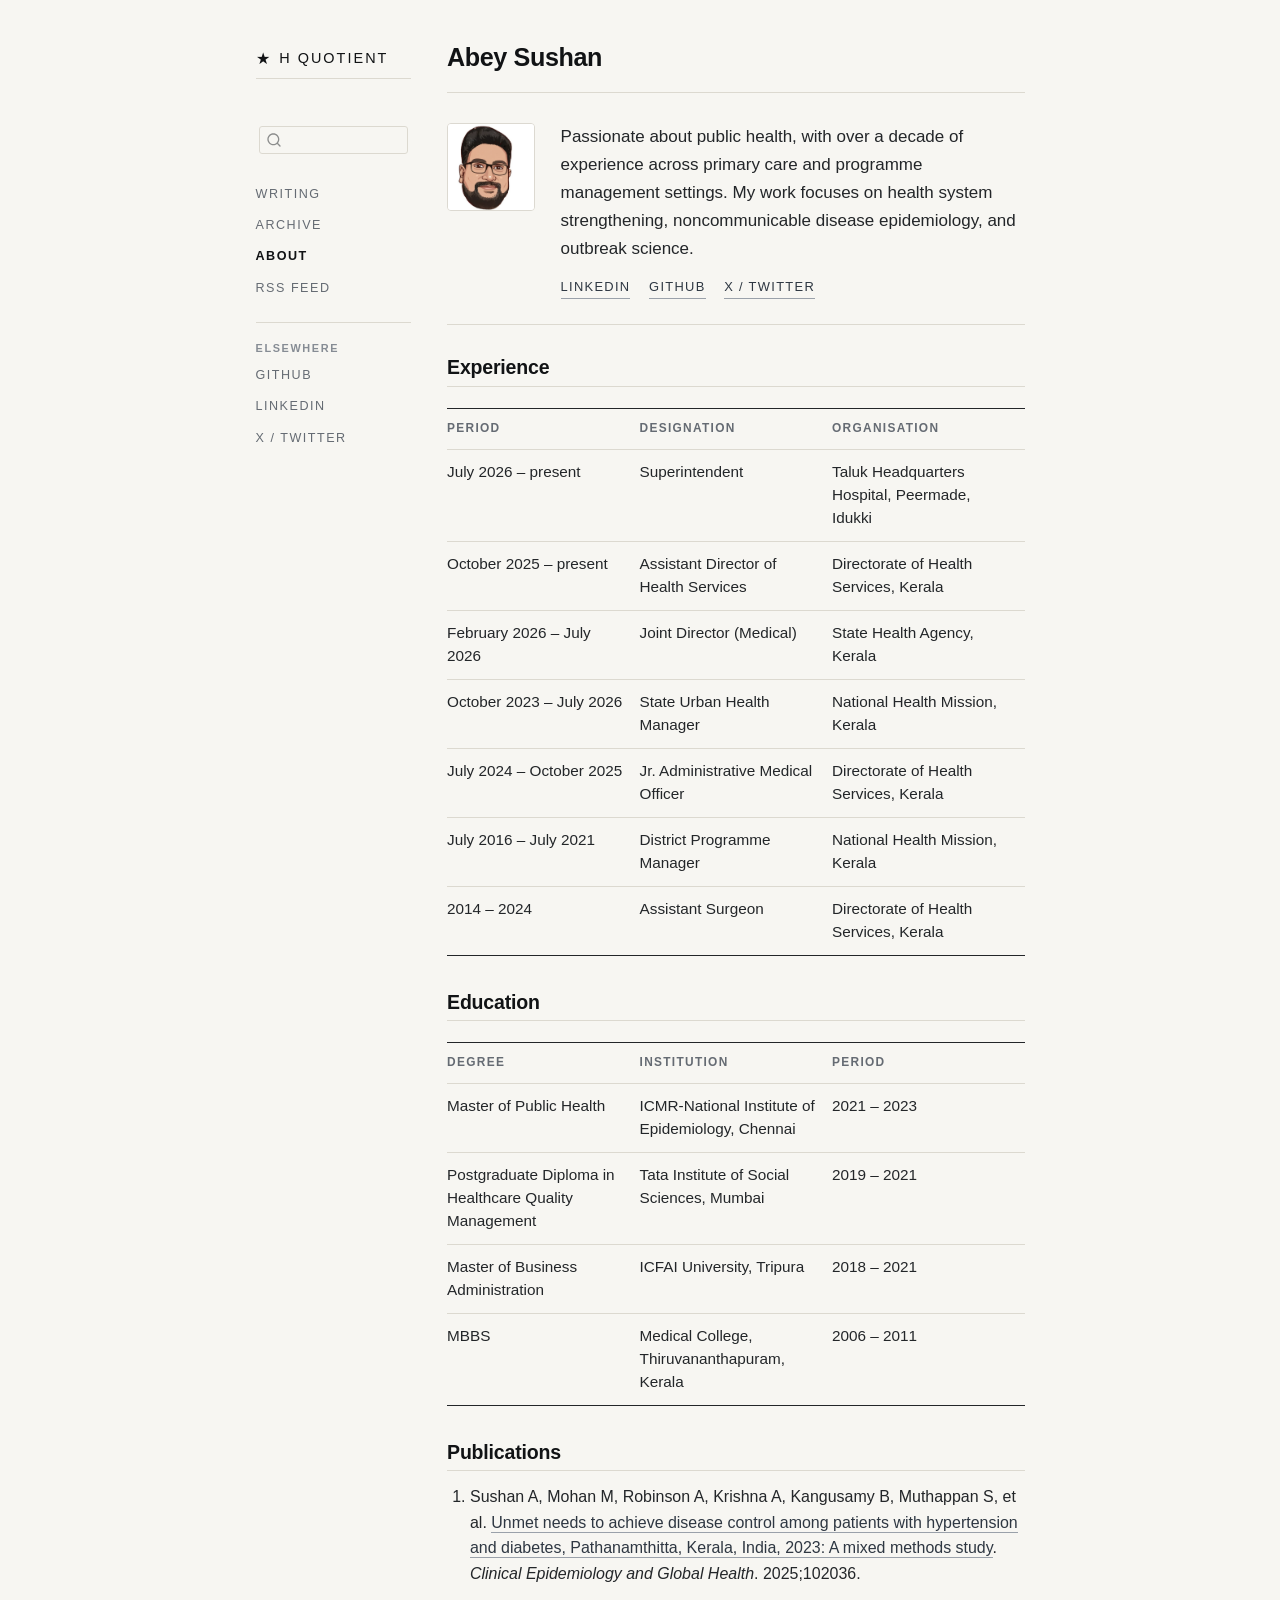
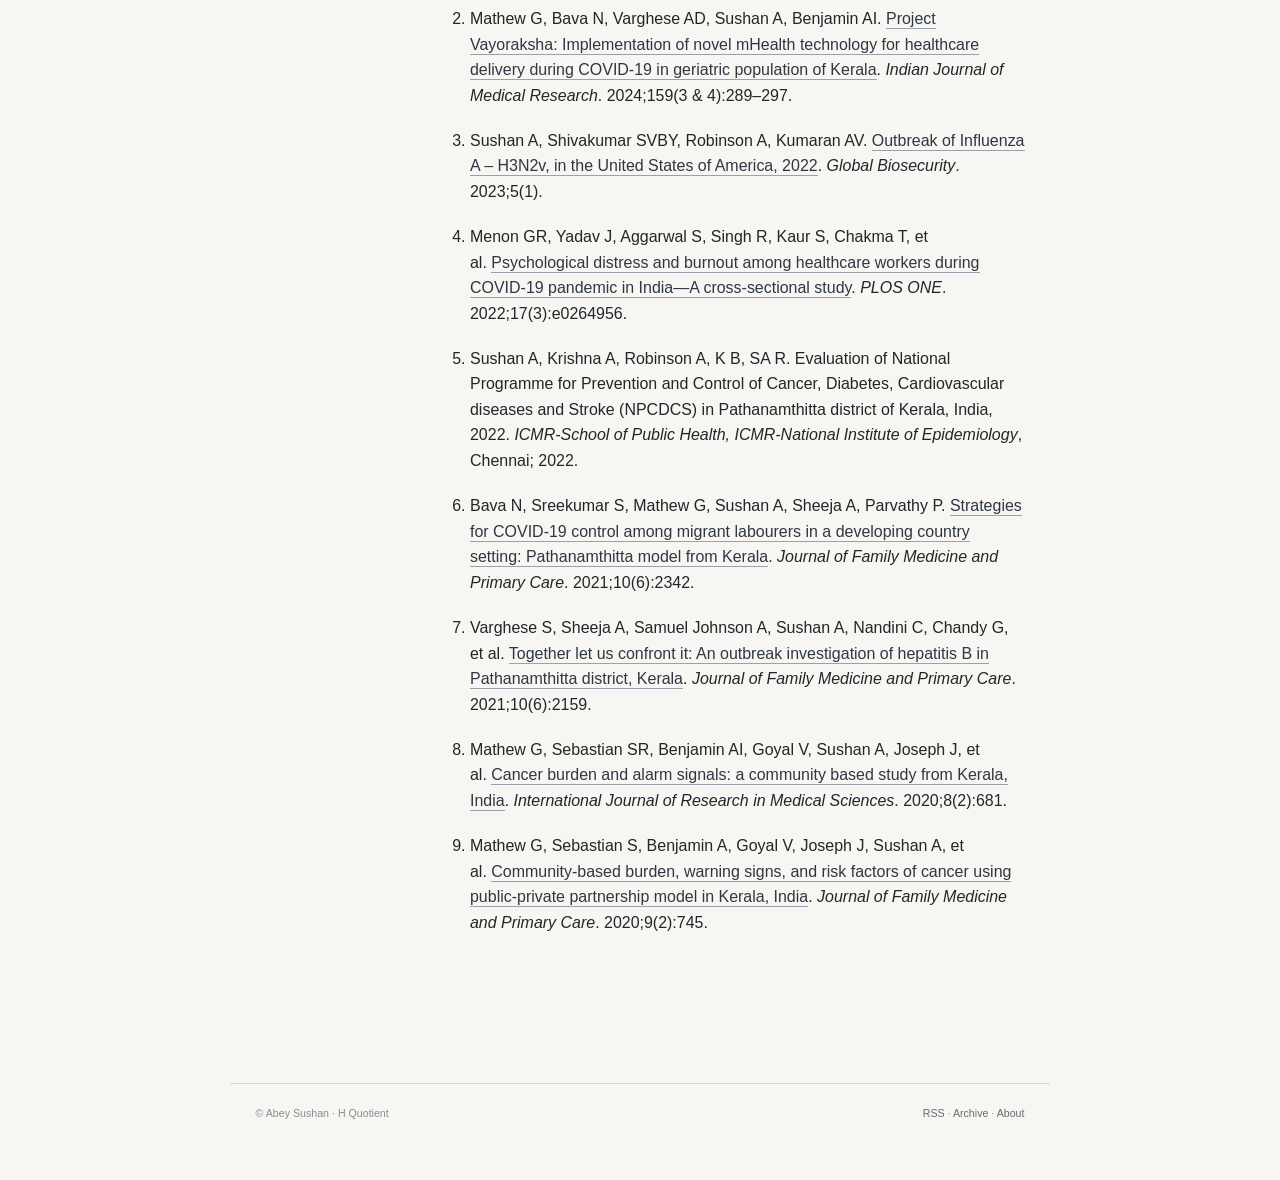
<file: about.html>
<!DOCTYPE html>
<html xmlns="http://www.w3.org/1999/xhtml" lang="en" xml:lang="en"><head>

<meta charset="utf-8">
<meta name="generator" content="quarto-1.11.9">

<meta name="viewport" content="width=device-width, initial-scale=1.0, user-scalable=yes">


<title>About — H Quotient – H Quotient</title>
<style>
/* Default styles provided by pandoc.
** See https://pandoc.org/MANUAL.html#variables-for-html for config info.
*/
span.smallcaps{font-variant: small-caps;}
div.columns{display: flex; gap: 1.5em;}
div.column{flex: auto;}
@media screen {
div.columns{gap: min(4vw, 1.5em);}
div.column{overflow-x: auto;}
}
div.hanging-indent{margin-left: 1.5em; text-indent: -1.5em;}
ul.task-list{list-style: none;}
ul.task-list li input[type="checkbox"] {
  width: 0.8em;
  margin: 0 0.8em 0.2em -1em; /* quarto-specific, see https://github.com/quarto-dev/quarto-cli/issues/4556 */ 
  vertical-align: middle;
}
</style>


<script src="site_libs/quarto-nav/quarto-nav.js"></script>
<script src="site_libs/quarto-nav/headroom.min.js"></script>
<script src="site_libs/clipboard/clipboard.min.js"></script>
<script src="site_libs/quarto-search/autocomplete.umd.js"></script>
<script src="site_libs/quarto-search/fuse.min.js"></script>
<script src="site_libs/quarto-search/quarto-search.js"></script>
<meta name="quarto:offset" content="./">
<link href="./favicon.svg" rel="icon" type="image/svg+xml">
<script src="site_libs/quarto-html/quarto.js" type="module"></script>
<script src="site_libs/quarto-html/tabsets/tabsets.js" type="module"></script>
<script src="site_libs/quarto-html/scrollable-regions/scrollable-regions.js" type="module"></script>
<script src="site_libs/quarto-html/popper.min.js"></script>
<script src="site_libs/quarto-html/tippy.umd.min.js"></script>
<script src="site_libs/quarto-html/anchor.min.js"></script>
<link href="site_libs/quarto-html/tippy.css" rel="stylesheet">
<link href="site_libs/quarto-html/quarto-syntax-highlighting-3f94d160ddf89929fc8d81b133676771.css" rel="stylesheet" id="quarto-text-highlighting-styles">
<script src="site_libs/bootstrap/bootstrap.min.js"></script>
<link href="site_libs/bootstrap/bootstrap-icons.css" rel="stylesheet">
<link href="site_libs/bootstrap/bootstrap-003af1443bd40450d7aa6ce783c4cb9c.min.css" rel="stylesheet" append-hash="true" id="quarto-bootstrap" data-mode="light">
<script id="quarto-search-options" type="application/json">{
  "location": "sidebar",
  "copy-button": false,
  "collapse-after": 3,
  "panel-placement": "start",
  "type": "textbox",
  "limit": 50,
  "keyboard-shortcut": [
    "f",
    "/",
    "s"
  ],
  "show-item-context": false,
  "language": {
    "search-no-results-text": "No results",
    "search-matching-documents-text": "matching documents",
    "search-copy-link-title": "Copy link to search",
    "search-hide-matches-text": "Hide additional matches",
    "search-more-match-text": "more match in this document",
    "search-more-matches-text": "more matches in this document",
    "search-clear-button-title": "Clear",
    "search-text-placeholder": "",
    "search-detached-cancel-button-title": "Cancel",
    "search-submit-button-title": "Submit",
    "search-label": "Search"
  }
}</script>


<meta property="og:title" content="About — H Quotient">
<meta property="og:image" content="https://blog.hquotient.org/Abey-Sushan.jpg">
<meta property="og:site_name" content="H Quotient">
<meta property="og:image:alt" content="Portrait of Abey Sushan">
<meta property="og:image:height" content="843">
<meta property="og:image:width" content="881">
<meta name="twitter:title" content="About — H Quotient">
<meta name="twitter:image" content="https://blog.hquotient.org/Abey-Sushan.jpg">
<meta name="twitter:image:alt" content="Portrait of Abey Sushan">
<meta name="twitter:card" content="summary_large_image">
</head>

<body class="nav-sidebar floating fullcontent quarto-light"><a id="quarto-skip-link" class="visually-hidden-focusable" href="#quarto-document-content">Skip to main content</a>

<div id="quarto-search-results"></div>
  <header id="quarto-header" class="headroom fixed-top">
  <nav class="quarto-secondary-nav" aria-label="Toolbar">
    <div class="container-fluid d-flex">
      <button type="button" class="quarto-btn-toggle btn" data-bs-toggle="collapse" role="button" data-bs-target=".quarto-sidebar-collapse-item" aria-controls="quarto-sidebar" aria-expanded="false" aria-label="Toggle sidebar navigation" onclick="if (window.quartoToggleHeadroom) { window.quartoToggleHeadroom(); }">
        <i class="bi bi-layout-text-sidebar-reverse"></i>
      </button>
        <a class="flex-grow-1 no-decor" data-bs-toggle="collapse" data-bs-target=".quarto-sidebar-collapse-item" onclick="if (window.quartoToggleHeadroom) { window.quartoToggleHeadroom(); }">      
          <h1 class="quarto-secondary-nav-title">Abey Sushan</h1>
        </a>     
      <button type="button" class="btn quarto-search-button" aria-label="Search" onclick="window.quartoOpenSearch();">
        <i class="bi bi-search"></i>
      </button>
    </div>
  </nav>
</header>
<!-- content -->
<div id="quarto-content" class="quarto-container page-columns page-rows-contents page-layout-article">
<!-- sidebar -->
  <nav id="quarto-sidebar" class="sidebar collapse collapse-horizontal quarto-sidebar-collapse-item sidebar-navigation floating overflow-auto" aria-label="Site">
    <div class="pt-lg-2 mt-2 text-left sidebar-header">
    <div class="sidebar-title mb-0 py-0">
      <a href="./">H Quotient</a> 
    </div>
      </div>
        <div class="mt-2 flex-shrink-0 align-items-center">
        <div class="sidebar-search">
        <div id="quarto-search" class="" title="Search"></div>
        </div>
        </div>
    <div class="sidebar-menu-container"> 
    <ul class="list-unstyled mt-1">
        <li class="sidebar-item">
  <div class="sidebar-item-container"> 
  <a href="./index.html" class="sidebar-item-text sidebar-link">
 <span class="menu-text">Writing</span></a>
  </div>
</li>
        <li class="sidebar-item">
  <div class="sidebar-item-container"> 
  <a href="./archive.html" class="sidebar-item-text sidebar-link">
 <span class="menu-text">Archive</span></a>
  </div>
</li>
        <li class="sidebar-item">
  <div class="sidebar-item-container"> 
  <a href="./about.html" class="sidebar-item-text sidebar-link active">
 <span class="menu-text">About</span></a>
  </div>
</li>
        <li class="sidebar-item">
  <div class="sidebar-item-container"> 
  <a href="./index.xml" class="sidebar-item-text sidebar-link">
 <span class="menu-text">RSS Feed</span></a>
  </div>
</li>
        <li class="sidebar-item sidebar-item-section">
      <div class="sidebar-item-container"> 
            <button type="button" class="sidebar-item-text sidebar-item-toggle sidebar-link text-start" data-bs-toggle="collapse" data-bs-target="#quarto-sidebar-section-1" aria-controls="quarto-sidebar-section-1" aria-expanded="true">
 <span class="menu-text" id="quarto-sidebar-section-1-label">Elsewhere</span><i class="bi bi-chevron-right" aria-hidden="true"></i></button>
      </div>
      <ul id="quarto-sidebar-section-1" aria-labelledby="quarto-sidebar-section-1-label" class="collapse list-unstyled sidebar-section depth1 show">  
          <li class="sidebar-item">
  <div class="sidebar-item-container"> 
  <a href="https://github.com/abeysushan" class="sidebar-item-text sidebar-link" target="_blank">
 <span class="menu-text">GitHub</span></a>
  </div>
</li>
          <li class="sidebar-item">
  <div class="sidebar-item-container"> 
  <a href="https://linkedin.com/in/abeysushan" class="sidebar-item-text sidebar-link" target="_blank">
 <span class="menu-text">LinkedIn</span></a>
  </div>
</li>
          <li class="sidebar-item">
  <div class="sidebar-item-container"> 
  <a href="https://twitter.com/AbeySushan" class="sidebar-item-text sidebar-link" target="_blank">
 <span class="menu-text">X / Twitter</span></a>
  </div>
</li>
      </ul>
  </li>
    </ul>
    </div>
</nav>
<div id="quarto-sidebar-glass" class="quarto-sidebar-collapse-item" data-bs-toggle="collapse" data-bs-target=".quarto-sidebar-collapse-item"></div>
<!-- margin-sidebar -->
    
<!-- main -->
<main class="content" id="quarto-document-content" tabindex="-1">

<header id="title-block-header" class="quarto-title-block default">
<div class="quarto-title">
<h1 class="title d-none d-lg-block">Abey Sushan</h1>
</div>



<div class="quarto-title-meta">

    
  
    
  </div>
  


</header>


<div class="df-about-header">
<p><img src="Abey-Sushan.jpg" class="df-about-photo img-fluid" alt="Portrait of Abey Sushan"></p>
<div class="df-about-bio">
<p>Passionate about public health, with over a decade of experience across primary care and programme management settings. My work focuses on health system strengthening, noncommunicable disease epidemiology, and outbreak science.</p>
<div class="df-about-links">
<p><a href="https://linkedin.com/in/abeysushan">LinkedIn</a> <a href="https://github.com/abeysushan">GitHub</a> <a href="https://twitter.com/AbeySushan">X / Twitter</a></p>
</div>
</div>
</div>
<section id="experience" class="level2">
<h2 class="anchored" data-anchor-id="experience">Experience</h2>
<table class="caption-top table">
<colgroup>
<col style="width: 33%">
<col style="width: 33%">
<col style="width: 33%">
</colgroup>
<thead>
<tr class="header">
<th>Period</th>
<th>Designation</th>
<th>Organisation</th>
</tr>
</thead>
<tbody>
<tr class="odd">
<td>July 2026 – present</td>
<td>Superintendent</td>
<td>Taluk Headquarters Hospital, Peermade, Idukki</td>
</tr>
<tr class="even">
<td>October 2025 – present</td>
<td>Assistant Director of Health Services</td>
<td>Directorate of Health Services, Kerala</td>
</tr>
<tr class="odd">
<td>February 2026 – July 2026</td>
<td>Joint Director (Medical)</td>
<td>State Health Agency, Kerala</td>
</tr>
<tr class="even">
<td>October 2023 – July 2026</td>
<td>State Urban Health Manager</td>
<td>National Health Mission, Kerala</td>
</tr>
<tr class="odd">
<td>July 2024 – October 2025</td>
<td>Jr.&nbsp;Administrative Medical Officer</td>
<td>Directorate of Health Services, Kerala</td>
</tr>
<tr class="even">
<td>July 2016 – July 2021</td>
<td>District Programme Manager</td>
<td>National Health Mission, Kerala</td>
</tr>
<tr class="odd">
<td>2014 – 2024</td>
<td>Assistant Surgeon</td>
<td>Directorate of Health Services, Kerala</td>
</tr>
</tbody>
</table>
</section>
<section id="education" class="level2">
<h2 class="anchored" data-anchor-id="education">Education</h2>
<table class="caption-top table">
<colgroup>
<col style="width: 33%">
<col style="width: 33%">
<col style="width: 33%">
</colgroup>
<thead>
<tr class="header">
<th>Degree</th>
<th>Institution</th>
<th>Period</th>
</tr>
</thead>
<tbody>
<tr class="odd">
<td>Master of Public Health</td>
<td>ICMR-National Institute of Epidemiology, Chennai</td>
<td>2021 – 2023</td>
</tr>
<tr class="even">
<td>Postgraduate Diploma in Healthcare Quality Management</td>
<td>Tata Institute of Social Sciences, Mumbai</td>
<td>2019 – 2021</td>
</tr>
<tr class="odd">
<td>Master of Business Administration</td>
<td>ICFAI University, Tripura</td>
<td>2018 – 2021</td>
</tr>
<tr class="even">
<td>MBBS</td>
<td>Medical College, Thiruvananthapuram, Kerala</td>
<td>2006 – 2011</td>
</tr>
</tbody>
</table>
</section>
<section id="publications" class="level2">
<h2 class="anchored" data-anchor-id="publications">Publications</h2>
<div class="df-publications">
<ol type="1">
<li><p>Sushan A, Mohan M, Robinson A, Krishna A, Kangusamy B, Muthappan S, et al.&nbsp;<a href="https://www.sciencedirect.com/science/article/pii/S2213398425001253">Unmet needs to achieve disease control among patients with hypertension and diabetes, Pathanamthitta, Kerala, India, 2023: A mixed methods study</a>. <em>Clinical Epidemiology and Global Health</em>. 2025;102036.</p></li>
<li><p>Mathew G, Bava N, Varghese AD, Sushan A, Benjamin AI. <a href="https://ijmr.org.in/project-vayoraksha-implementation-of-novel-mhealth-technology-for-healthcare-delivery-during-covid-19-in-geriatric-population-of-kerala/">Project Vayoraksha: Implementation of novel mHealth technology for healthcare delivery during COVID-19 in geriatric population of Kerala</a>. <em>Indian Journal of Medical Research</em>. 2024;159(3 &amp; 4):289–297.</p></li>
<li><p>Sushan A, Shivakumar SVBY, Robinson A, Kumaran AV. <a href="https://jglobalbiosecurity.com/articles/10.31646/gbio.192">Outbreak of Influenza A – H3N2v, in the United States of America, 2022</a>. <em>Global Biosecurity</em>. 2023;5(1).</p></li>
<li><p>Menon GR, Yadav J, Aggarwal S, Singh R, Kaur S, Chakma T, et al.&nbsp;<a href="https://journals.plos.org/plosone/article?id=10.1371/journal.pone.0264956">Psychological distress and burnout among healthcare workers during COVID-19 pandemic in India—A cross-sectional study</a>. <em>PLOS ONE</em>. 2022;17(3):e0264956.</p></li>
<li><p>Sushan A, Krishna A, Robinson A, K B, SA R. Evaluation of National Programme for Prevention and Control of Cancer, Diabetes, Cardiovascular diseases and Stroke (NPCDCS) in Pathanamthitta district of Kerala, India, 2022. <em>ICMR-School of Public Health, ICMR-National Institute of Epidemiology</em>, Chennai; 2022.</p></li>
<li><p>Bava N, Sreekumar S, Mathew G, Sushan A, Sheeja A, Parvathy P. <a href="https://www.jfmpc.com/text.asp?2021/10/6/2342/320473">Strategies for COVID-19 control among migrant labourers in a developing country setting: Pathanamthitta model from Kerala</a>. <em>Journal of Family Medicine and Primary Care</em>. 2021;10(6):2342.</p></li>
<li><p>Varghese S, Sheeja A, Samuel Johnson A, Sushan A, Nandini C, Chandy G, et al.&nbsp;<a href="https://www.jfmpc.com/text.asp?2021/10/6/2159/320471">Together let us confront it: An outbreak investigation of hepatitis B in Pathanamthitta district, Kerala</a>. <em>Journal of Family Medicine and Primary Care</em>. 2021;10(6):2159.</p></li>
<li><p>Mathew G, Sebastian SR, Benjamin AI, Goyal V, Sushan A, Joseph J, et al.&nbsp;<a href="https://www.msjonline.org/index.php/ijrms/article/view/7637">Cancer burden and alarm signals: a community based study from Kerala, India</a>. <em>International Journal of Research in Medical Sciences</em>. 2020;8(2):681.</p></li>
<li><p>Mathew G, Sebastian S, Benjamin A, Goyal V, Joseph J, Sushan A, et al.&nbsp;<a href="https://www.jfmpc.com/text.asp?2020/9/2/745/279244">Community-based burden, warning signs, and risk factors of cancer using public-private partnership model in Kerala, India</a>. <em>Journal of Family Medicine and Primary Care</em>. 2020;9(2):745.</p></li>
</ol>
</div>


</section>

</main> <!-- /main -->
<script id="quarto-html-after-body" type="application/javascript">
  window.document.addEventListener("DOMContentLoaded", function (event) {
    const icon = "";
    const anchorJS = new window.AnchorJS();
    anchorJS.options = {
      placement: 'right',
      icon: icon
    };
    anchorJS.add('.anchored');
    const isCodeAnnotation = (el) => {
      for (const clz of el.classList) {
        if (clz.startsWith('code-annotation-')) {                     
          return true;
        }
      }
      return false;
    }
    const onCopySuccess = function(e) {
      // button target
      const button = e.trigger;
      // don't keep focus
      button.blur();
      // flash "checked"
      button.classList.add('code-copy-button-checked');
      var currentTitle = button.getAttribute("title");
      button.setAttribute("title", "Copied!");
      let tooltip;
      if (window.bootstrap) {
        button.setAttribute("data-bs-toggle", "tooltip");
        button.setAttribute("data-bs-placement", "left");
        button.setAttribute("data-bs-title", "Copied!");
        tooltip = new bootstrap.Tooltip(button, 
          { trigger: "manual", 
            customClass: "code-copy-button-tooltip",
            offset: [0, -8]});
        tooltip.show();    
      }
      setTimeout(function() {
        if (tooltip) {
          tooltip.hide();
          button.removeAttribute("data-bs-title");
          button.removeAttribute("data-bs-toggle");
          button.removeAttribute("data-bs-placement");
        }
        button.setAttribute("title", currentTitle);
        button.classList.remove('code-copy-button-checked');
      }, 1000);
      // clear code selection
      e.clearSelection();
    }
    const getTextToCopy = function(trigger) {
      const outerScaffold = trigger.parentElement.cloneNode(true);
      const codeEl = outerScaffold.querySelector('code');
      for (const childEl of codeEl.children) {
        if (isCodeAnnotation(childEl)) {
          childEl.remove();
        }
      }
      return codeEl.innerText;
    }
    const clipboard = new window.ClipboardJS('.code-copy-button:not([data-in-quarto-modal])', {
      text: getTextToCopy
    });
    clipboard.on('success', onCopySuccess);
    if (window.document.getElementById('quarto-embedded-source-code-modal')) {
      const clipboardModal = new window.ClipboardJS('.code-copy-button[data-in-quarto-modal]', {
        text: getTextToCopy,
        container: window.document.getElementById('quarto-embedded-source-code-modal')
      });
      clipboardModal.on('success', onCopySuccess);
    }
      var localhostRegex = new RegExp(/^(?:http|https):\/\/localhost\:?[0-9]*\//);
      var mailtoRegex = new RegExp(/^mailto:/);
        var filterRegex = new RegExp("https:\/\/blog\.hquotient\.org");
      var isInternal = (href) => {
          return filterRegex.test(href) || localhostRegex.test(href) || mailtoRegex.test(href);
      }
      // Inspect non-navigation links and adorn them if external
      window.quartoDecorateExternalLinks = function (root) {
     var links = (root || window.document).querySelectorAll('a[href]:not(.nav-link):not(.navbar-brand):not(.toc-action):not(.sidebar-link):not(.sidebar-item-toggle):not(.pagination-link):not(.no-external):not([aria-hidden]):not(.dropdown-item):not(.quarto-navigation-tool):not(.about-link)');
      for (var i=0; i<links.length; i++) {
        const link = links[i];
        if (!isInternal(link.href)) {
          // undo the damage that might have been done by quarto-nav.js in the case of
          // links that we want to consider external
          if (link.dataset.originalHref !== undefined) {
            link.href = link.dataset.originalHref;
          }
          if (!link.classList.contains('no-external-icon')) {
          }
        }
      }
      };
      window.quartoDecorateExternalLinks(window.document);
    // Esc closes the popup (WCAG 1.4.13) and focus leaving both trigger and
    // popup closes it (WCAG 2.4.11); tippy handles neither for interactive popups.
    const hideOnEscAndFocusOut = {
      name: 'hideOnEscAndFocusOut',
      defaultValue: true,
      fn(instance) {
        const dismiss = () => {
          // A show scheduled by the trigger delay would otherwise reopen it
          instance.clearDelayTimeouts();
          instance.hide();
        };
        const onKeyDown = (event) => {
          if (event.key !== 'Escape') {
            return;
          }
          // Keep Esc from also reaching page handlers (e.g. reveal.js overview),
          // except an open reveal.js slide menu, which Esc should close too.
          // The menu handles keys only when its keyboard option is on.
          const menuHandlesEsc = window.Reveal?.getPlugin?.('menu')?.isOpen() &&
            window.Reveal.getConfig().menu?.keyboard !== false;
          if (!menuHandlesEsc) {
            event.stopPropagation();
          }
          if (instance.popper.contains(window.document.activeElement)) {
            // Disabled while refocusing so the focus trigger does not reopen it
            instance.disable();
            instance.reference.focus();
            instance.enable();
          }
          dismiss();
        };
        const onFocusOut = (event) => {
          const target = event.relatedTarget;
          if (target && !instance.reference.contains(target) &&
              !instance.popper.contains(target)) {
            dismiss();
          }
        };
        // On the trigger too: a click trigger (code-annotations: select) has no
        // blur handling. Attached for the instance's lifetime so leaving the
        // trigger also cancels a show still pending on the trigger delay.
        instance.reference.addEventListener('focusout', onFocusOut);
        return {
          onShow() {
            window.document.addEventListener('keydown', onKeyDown, true);
            instance.popper.addEventListener('focusout', onFocusOut);
          },
          onHide() {
            window.document.removeEventListener('keydown', onKeyDown, true);
            instance.popper.removeEventListener('focusout', onFocusOut);
          },
          onDestroy() {
            instance.reference.removeEventListener('focusout', onFocusOut);
          },
        };
      },
    };
    function tippyHover(el, contentFn, onTriggerFn, onUntriggerFn) {
      const config = {
        allowHTML: true,
        maxWidth: 500,
        delay: 100,
        arrow: false,
        appendTo: function(el) {
            return el.parentElement;
        },
        interactive: true,
        interactiveBorder: 10,
        theme: 'quarto',
        placement: 'bottom-start',
        plugins: [hideOnEscAndFocusOut],
      };
      if (contentFn) {
        config.content = contentFn;
      }
      if (onTriggerFn) {
        config.onTrigger = onTriggerFn;
      }
      if (onUntriggerFn) {
        config.onUntrigger = onUntriggerFn;
      }
      window.tippy(el, config); 
    }
    const noterefs = window.document.querySelectorAll('a[role="doc-noteref"]');
    for (var i=0; i<noterefs.length; i++) {
      const ref = noterefs[i];
      tippyHover(ref, function() {
        // use id or data attribute instead here
        let href = ref.getAttribute('data-footnote-href') || ref.getAttribute('href');
        try { href = new URL(href).hash; } catch {}
        const id = href.replace(/^#\/?/, "");
        const note = window.document.getElementById(id);
        if (note) {
          return note.innerHTML;
        } else {
          return "";
        }
      });
    }
    const xrefs = window.document.querySelectorAll('a.quarto-xref');
    const processXRef = (id, note) => {
      // Strip column container classes
      const stripColumnClz = (el) => {
        el.classList.remove("page-full", "page-columns");
        if (el.children) {
          for (const child of el.children) {
            stripColumnClz(child);
          }
        }
      }
      stripColumnClz(note)
      if (id === null || id.startsWith('sec-')) {
        // Special case sections, only their first couple elements
        const container = document.createElement("div");
        if (note.children && note.children.length > 2) {
          container.appendChild(note.children[0].cloneNode(true));
          for (let i = 1; i < note.children.length; i++) {
            const child = note.children[i];
            if (child.tagName === "P" && child.innerText === "") {
              continue;
            } else {
              container.appendChild(child.cloneNode(true));
              break;
            }
          }
          if (window.Quarto?.typesetMath) {
            window.Quarto.typesetMath(container);
          }
          return container.innerHTML
        } else {
          if (window.Quarto?.typesetMath) {
            window.Quarto.typesetMath(note);
          }
          return note.innerHTML;
        }
      } else {
        // Remove any anchor links if they are present
        const anchorLink = note.querySelector('a.anchorjs-link');
        if (anchorLink) {
          anchorLink.remove();
        }
        if (window.Quarto?.typesetMath) {
          window.Quarto.typesetMath(note);
        }
        if (note.classList.contains("callout")) {
          return note.outerHTML;
        } else {
          return note.innerHTML;
        }
      }
    }
    for (var i=0; i<xrefs.length; i++) {
      const xref = xrefs[i];
      tippyHover(xref, undefined, function(instance) {
        instance.disable();
        let url = xref.getAttribute('href');
        let hash = undefined; 
        if (url.startsWith('#')) {
          hash = url;
        } else {
          try { hash = new URL(url).hash; } catch {}
        }
        if (hash) {
          const id = hash.replace(/^#\/?/, "");
          const note = window.document.getElementById(id);
          if (note !== null) {
            try {
              const html = processXRef(id, note.cloneNode(true));
              instance.setContent(html);
            } finally {
              instance.enable();
              instance.show();
            }
          } else {
            // See if we can fetch this
            fetch(url.split('#')[0])
            .then(res => res.text())
            .then(html => {
              const parser = new DOMParser();
              const htmlDoc = parser.parseFromString(html, "text/html");
              const note = htmlDoc.getElementById(id);
              if (note !== null) {
                const html = processXRef(id, note);
                instance.setContent(html);
              } 
            }).finally(() => {
              instance.enable();
              instance.show();
            });
          }
        } else {
          // See if we can fetch a full url (with no hash to target)
          // This is a special case and we should probably do some content thinning / targeting
          fetch(url)
          .then(res => res.text())
          .then(html => {
            const parser = new DOMParser();
            const htmlDoc = parser.parseFromString(html, "text/html");
            const note = htmlDoc.querySelector('main.content');
            if (note !== null) {
              // This should only happen for chapter cross references
              // (since there is no id in the URL)
              // remove the first header
              if (note.children.length > 0 && note.children[0].tagName === "HEADER") {
                note.children[0].remove();
              }
              const html = processXRef(null, note);
              instance.setContent(html);
            } 
          }).finally(() => {
            instance.enable();
            instance.show();
          });
        }
      }, function(instance) {
      });
    }
        let selectedAnnoteEl;
        const selectorForAnnotation = ( cell, annotation) => {
          let cellAttr = 'data-code-cell="' + cell + '"';
          let lineAttr = 'data-code-annotation="' +  annotation + '"';
          const selector = 'span[' + cellAttr + '][' + lineAttr + ']';
          return selector;
        }
        const selectCodeLines = (annoteEl) => {
          const doc = window.document;
          const targetCell = annoteEl.getAttribute("data-target-cell");
          const targetAnnotation = annoteEl.getAttribute("data-target-annotation");
          const annoteSpan = window.document.querySelector(selectorForAnnotation(targetCell, targetAnnotation));
          const lines = annoteSpan.getAttribute("data-code-lines").split(",");
          const lineIds = lines.map((line) => {
            return targetCell + "-" + line;
          })
          // Each band is positioned against its own containing block, which is
          // not the offsetParent of the lines, so place it from client rects.
          const placeBand = (band, firstEl, lastEl, codeBlock) => {
            const container = band.offsetParent;
            if (container === null) {
              return;
            }
            const containerRect = container.getBoundingClientRect();
            // Reveal.js scales slides with a transform, so convert client
            // pixels back to the CSS pixels of the container.
            const scale = containerRect.height / container.offsetHeight || 1;
            const firstRect = firstEl.getBoundingClientRect();
            const lastRect = lastEl.getBoundingClientRect();
            const top = (firstRect.top - containerRect.top) / scale - container.clientTop + container.scrollTop;
            const height = (lastRect.bottom - firstRect.top) / scale;
            band.style.top = top - 2 + "px";
            band.style.height = height + 4 + "px";
            if (codeBlock) {
              // Without the copy button wrapper, the containing block is wider
              // than the code block, so span the code block explicitly.
              const blockRect = codeBlock.getBoundingClientRect();
              band.style.left = (blockRect.left - containerRect.left) / scale - container.clientLeft + container.scrollLeft + "px";
              band.style.width = blockRect.width / scale + "px";
            }
          };
          if (lineIds.length > 0) {
            const el = window.document.getElementById(lineIds[0]);
            const lastEl = window.document.getElementById(lineIds[lineIds.length - 1]);
            const parent = el.parentElement.parentElement;
            // cook up a div (if necessary) and position it
            let div = window.document.getElementById("code-annotation-line-highlight");
            if (div === null) {
              div = window.document.createElement("div");
              div.setAttribute("id", "code-annotation-line-highlight");
              div.style.position = 'absolute';
              parent.appendChild(div);
            }
            placeBand(div, el, lastEl, parent.closest("div.sourceCode") || parent);
            let gutterDiv = window.document.getElementById("code-annotation-line-highlight-gutter");
            if (gutterDiv === null) {
              gutterDiv = window.document.createElement("div");
              gutterDiv.setAttribute("id", "code-annotation-line-highlight-gutter");
              gutterDiv.style.position = 'absolute';
              const codeCell = window.document.getElementById(targetCell);
              const gutter = codeCell.querySelector('.code-annotation-gutter');
              gutter.appendChild(gutterDiv);
            }
            placeBand(gutterDiv, el, lastEl);
            selectedAnnoteEl = annoteEl;
          }
        };
        const unselectCodeLines = () => {
          const elementsIds = ["code-annotation-line-highlight", "code-annotation-line-highlight-gutter"];
          elementsIds.forEach((elId) => {
            const div = window.document.getElementById(elId);
            if (div) {
              div.remove();
            }
          });
          selectedAnnoteEl = undefined;
        };
          // Handle positioning of the toggle
      window.addEventListener(
        "resize",
        throttle(() => {
          elRect = undefined;
          if (selectedAnnoteEl) {
            selectCodeLines(selectedAnnoteEl);
          }
        }, 10)
      );
      function throttle(fn, ms) {
      let throttle = false;
      let timer;
        return (...args) => {
          if(!throttle) { // first call gets through
              fn.apply(this, args);
              throttle = true;
          } else { // all the others get throttled
              if(timer) clearTimeout(timer); // cancel #2
              timer = setTimeout(() => {
                fn.apply(this, args);
                timer = throttle = false;
              }, ms);
          }
        };
      }
        // Attach click handler to the DT
        const annoteDls = window.document.querySelectorAll('dt[data-target-cell]');
        for (const annoteDlNode of annoteDls) {
          annoteDlNode.addEventListener('click', (event) => {
            const clickedEl = event.target;
            if (clickedEl !== selectedAnnoteEl) {
              unselectCodeLines();
              const activeEl = window.document.querySelector('dt[data-target-cell].code-annotation-active');
              if (activeEl) {
                activeEl.classList.remove('code-annotation-active');
              }
              selectCodeLines(clickedEl);
              clickedEl.classList.add('code-annotation-active');
            } else {
              // Unselect the line
              unselectCodeLines();
              clickedEl.classList.remove('code-annotation-active');
            }
          });
        }
    const findCites = (el) => {
      const parentEl = el.parentElement;
      if (parentEl) {
        const cites = parentEl.dataset.cites;
        if (cites) {
          return {
            el,
            cites: cites.split(' ')
          };
        } else {
          return findCites(el.parentElement)
        }
      } else {
        return undefined;
      }
    };
    var bibliorefs = window.document.querySelectorAll('a[role="doc-biblioref"]');
    for (var i=0; i<bibliorefs.length; i++) {
      const ref = bibliorefs[i];
      const citeInfo = findCites(ref);
      if (citeInfo) {
        tippyHover(citeInfo.el, function() {
          var popup = window.document.createElement('div');
          citeInfo.cites.forEach(function(cite) {
            var citeDiv = window.document.createElement('div');
            citeDiv.classList.add('hanging-indent');
            citeDiv.classList.add('csl-entry');
            var biblioDiv = window.document.getElementById('ref-' + cite);
            if (biblioDiv) {
              citeDiv.innerHTML = biblioDiv.innerHTML;
            }
            popup.appendChild(citeDiv);
          });
          return popup.innerHTML;
        });
      }
    }
  });
  </script>
  <script type="application/javascript">
  window.quartoScrollableRegionsLabels = {"code":"Scrollable code","output":"Scrollable output"};
  </script>
</div> <!-- /content -->
<footer class="footer">
  <div class="nav-footer">
    <div class="nav-footer-left">
<p>© Abey Sushan · H Quotient</p>
</div>   
    <div class="nav-footer-center">
      &nbsp;
    </div>
    <div class="nav-footer-right">
<p><a href="./index.xml">RSS</a> · <a href="./archive.html">Archive</a> · <a href="./about.html">About</a></p>
</div>
  </div>
</footer>




</body></html>
</file>
<file: site_libs/quarto-html/tippy.css>
.tippy-box[data-animation=fade][data-state=hidden]{opacity:0}[data-tippy-root]{max-width:calc(100vw - 10px)}.tippy-box{position:relative;background-color:#333;color:#fff;border-radius:4px;font-size:14px;line-height:1.4;white-space:normal;outline:0;transition-property:transform,visibility,opacity}.tippy-box[data-placement^=top]>.tippy-arrow{bottom:0}.tippy-box[data-placement^=top]>.tippy-arrow:before{bottom:-7px;left:0;border-width:8px 8px 0;border-top-color:initial;transform-origin:center top}.tippy-box[data-placement^=bottom]>.tippy-arrow{top:0}.tippy-box[data-placement^=bottom]>.tippy-arrow:before{top:-7px;left:0;border-width:0 8px 8px;border-bottom-color:initial;transform-origin:center bottom}.tippy-box[data-placement^=left]>.tippy-arrow{right:0}.tippy-box[data-placement^=left]>.tippy-arrow:before{border-width:8px 0 8px 8px;border-left-color:initial;right:-7px;transform-origin:center left}.tippy-box[data-placement^=right]>.tippy-arrow{left:0}.tippy-box[data-placement^=right]>.tippy-arrow:before{left:-7px;border-width:8px 8px 8px 0;border-right-color:initial;transform-origin:center right}.tippy-box[data-inertia][data-state=visible]{transition-timing-function:cubic-bezier(.54,1.5,.38,1.11)}.tippy-arrow{width:16px;height:16px;color:#333}.tippy-arrow:before{content:"";position:absolute;border-color:transparent;border-style:solid}.tippy-content{position:relative;padding:5px 9px;z-index:1}
</file>
<file: site_libs/quarto-html/quarto-syntax-highlighting-3f94d160ddf89929fc8d81b133676771.css>
/* quarto syntax highlight colors */
:root {
  --quarto-hl-ot-color: #003B4F;
  --quarto-hl-at-color: #657422;
  --quarto-hl-ss-color: #20794D;
  --quarto-hl-an-color: #5E5E5E;
  --quarto-hl-fu-color: #4758AB;
  --quarto-hl-st-color: #20794D;
  --quarto-hl-cf-color: #003B4F;
  --quarto-hl-op-color: #5E5E5E;
  --quarto-hl-er-color: #AD0000;
  --quarto-hl-bn-color: #AD0000;
  --quarto-hl-al-color: #AD0000;
  --quarto-hl-va-color: #111111;
  --quarto-hl-bu-color: inherit;
  --quarto-hl-ex-color: inherit;
  --quarto-hl-pp-color: #AD0000;
  --quarto-hl-in-color: #5E5E5E;
  --quarto-hl-vs-color: #20794D;
  --quarto-hl-wa-color: #5E5E5E;
  --quarto-hl-do-color: #5E5E5E;
  --quarto-hl-im-color: #00769E;
  --quarto-hl-ch-color: #20794D;
  --quarto-hl-dt-color: #AD0000;
  --quarto-hl-fl-color: #AD0000;
  --quarto-hl-co-color: #5E5E5E;
  --quarto-hl-cv-color: #5E5E5E;
  --quarto-hl-cn-color: #8f5902;
  --quarto-hl-sc-color: #5E5E5E;
  --quarto-hl-dv-color: #AD0000;
  --quarto-hl-kw-color: #003B4F;
}

/* other quarto variables */
:root {
  --quarto-font-monospace: ui-monospace, SFMono-Regular, Menlo, Monaco, Consolas, "Liberation Mono", monospace;
}

/* syntax highlight based on Pandoc's rules */
pre > code.sourceCode > span {
  color: #003B4F;
}

code.sourceCode > span {
  color: #003B4F;
}

div.sourceCode,
div.sourceCode pre.sourceCode {
  color: #003B4F;
}

/* Normal */
code span {
  color: #003B4F;
}

/* Alert */
code span.al {
  color: #AD0000;
  font-style: inherit;
}

/* Annotation */
code span.an {
  color: #5E5E5E;
  font-style: inherit;
}

/* Attribute */
code span.at {
  color: #657422;
  font-style: inherit;
}

/* BaseN */
code span.bn {
  color: #AD0000;
  font-style: inherit;
}

/* BuiltIn */
code span.bu {
  font-style: inherit;
}

/* ControlFlow */
code span.cf {
  color: #003B4F;
  font-weight: bold;
  font-style: inherit;
}

/* Char */
code span.ch {
  color: #20794D;
  font-style: inherit;
}

/* Constant */
code span.cn {
  color: #8f5902;
  font-style: inherit;
}

/* Comment */
code span.co {
  color: #5E5E5E;
  font-style: inherit;
}

/* CommentVar */
code span.cv {
  color: #5E5E5E;
  font-style: italic;
}

/* Documentation */
code span.do {
  color: #5E5E5E;
  font-style: italic;
}

/* DataType */
code span.dt {
  color: #AD0000;
  font-style: inherit;
}

/* DecVal */
code span.dv {
  color: #AD0000;
  font-style: inherit;
}

/* Error */
code span.er {
  color: #AD0000;
  font-style: inherit;
}

/* Extension */
code span.ex {
  font-style: inherit;
}

/* Float */
code span.fl {
  color: #AD0000;
  font-style: inherit;
}

/* Function */
code span.fu {
  color: #4758AB;
  font-style: inherit;
}

/* Import */
code span.im {
  color: #00769E;
  font-style: inherit;
}

/* Information */
code span.in {
  color: #5E5E5E;
  font-style: inherit;
}

/* Keyword */
code span.kw {
  color: #003B4F;
  font-weight: bold;
  font-style: inherit;
}

/* Operator */
code span.op {
  color: #5E5E5E;
  font-style: inherit;
}

/* Other */
code span.ot {
  color: #003B4F;
  font-style: inherit;
}

/* Preprocessor */
code span.pp {
  color: #AD0000;
  font-style: inherit;
}

/* SpecialChar */
code span.sc {
  color: #5E5E5E;
  font-style: inherit;
}

/* SpecialString */
code span.ss {
  color: #20794D;
  font-style: inherit;
}

/* String */
code span.st {
  color: #20794D;
  font-style: inherit;
}

/* Variable */
code span.va {
  color: #111111;
  font-style: inherit;
}

/* VerbatimString */
code span.vs {
  color: #20794D;
  font-style: inherit;
}

/* Warning */
code span.wa {
  color: #5E5E5E;
  font-style: italic;
}

.prevent-inlining {
  content: "</";
}

/*# sourceMappingURL=e116c9896dd7f9151e11b782e0d84662.css.map */
</file>
